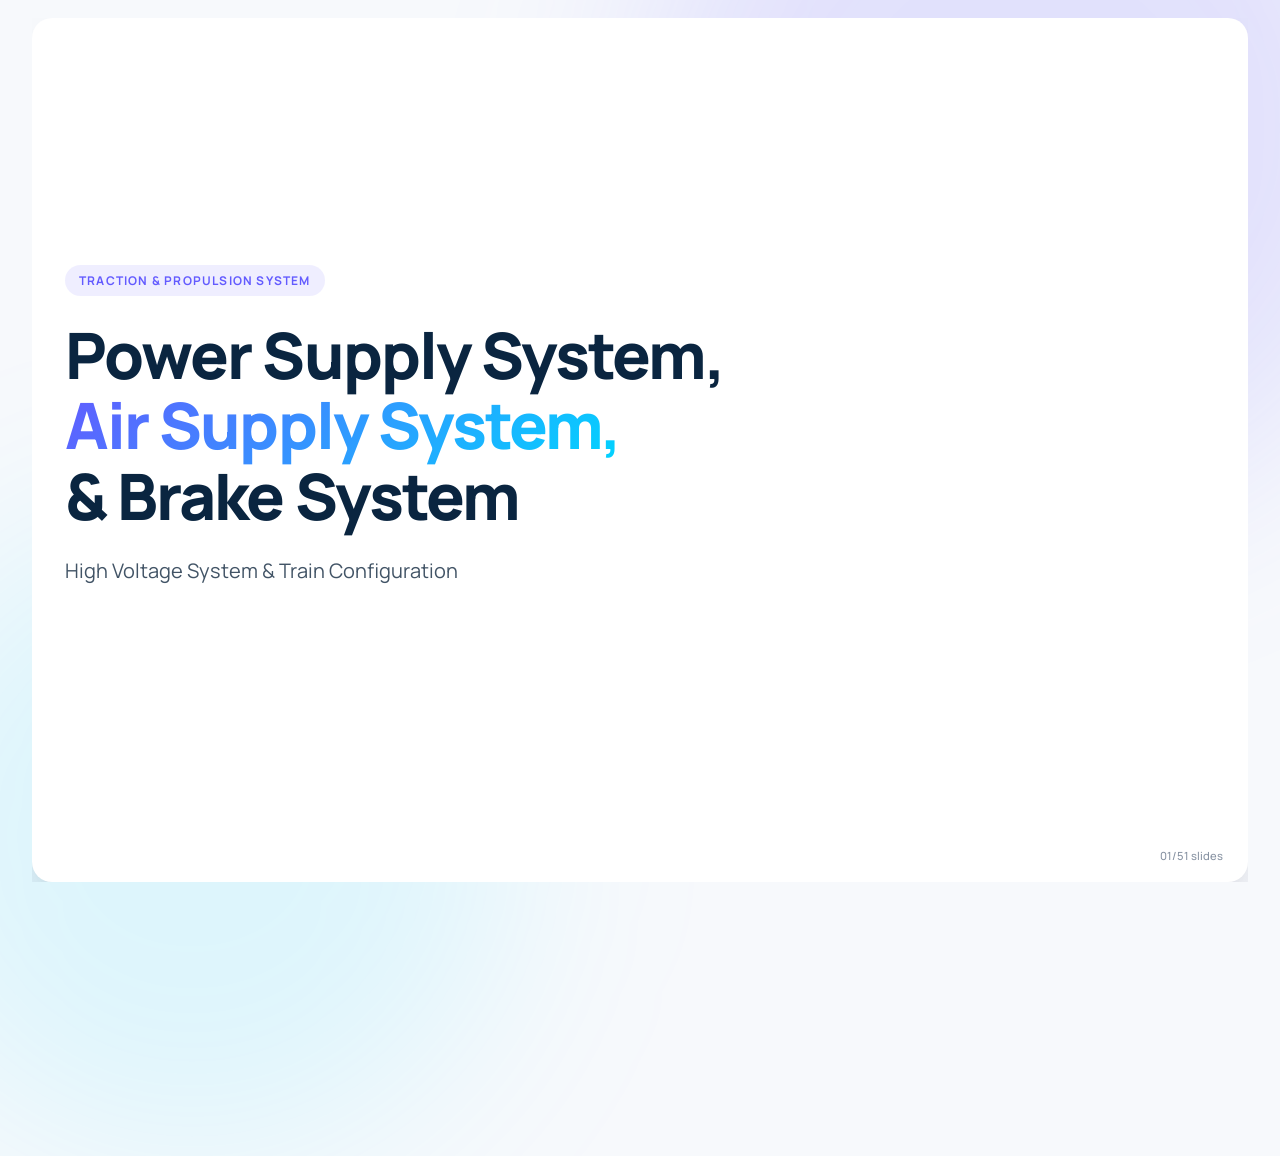
<file: index.html>
<!DOCTYPE html>
<html lang="en">
<head>
    <meta charset="UTF-8">
    <meta name="viewport" content="width=device-width, initial-scale=1.0">
    <title>Power Supply System & Brake System Deck</title>
    <link rel="stylesheet" href="style.css">
    <link href="https://fonts.googleapis.com/css2?family=Manrope:wght@300;400;500;600;700;800&display=swap" rel="stylesheet">
</head>
<body>

    <!-- Cursor Highlight Overlay -->
    <div class="cursor-halo" id="cursor-halo"></div>

    <!-- Background decorative elements -->
    <div class="bg-shape bg-shape-1"></div>
    <div class="bg-shape bg-shape-2"></div>

    <div class="app-wrapper">
        <main class="deck" id="deck">
            
<!-- Slide 1: Cover -->
<section class="slide active">
    <div class="slide-content cover-slide">
        <div class="badge">TRACTION & PROPULSION SYSTEM</div>
        <h1 class="hero-title">
            Power Supply System,<br>
            <span class="gradient-text">Air Supply System,</span><br>
            & Brake System
        </h1>
        <p class="hero-subtitle">High Voltage System & Train Configuration</p>
    </div>
</section>




<!-- Slide 2: OHE Specifications -->
            <section class="slide">
                <div class="slide-content split-layout">
                    <div class="split-text">
                        <h2 class="section-title">OHE (Overhead Equipment)  </h2>
                        <p class="section-subtitle">OHE (Overhead equipment) is also called OCS (overhead conductor system) or OLE (Overhead line equipment) or Catenary etc. OCS may further be divided in flexible (FOCS) or rigid (ROCS). </p>
                        
                      
                           
                        </ul>
                    </div>
                    
                    <!-- Right Side Image Container -->
                    <div class="split-visual" style="display: flex; align-items: center; justify-content: center;">
                        <img src="assets/2a.jpg" 
                             alt="OHE Equipment Spec" 
                             style="max-width: 100%; border-radius: 12px; box-shadow: 0 8px 32px rgba(0,0,0,0.15); cursor: zoom-in;" 
                             onclick="openZoom()">
                    </div>
                </div>

                <!-- Fullscreen Zoom Overlay -->
                <div id="zoom-overlay-2" style="display: none; position: fixed; top: 0; left: 0; width: 100vw; height: 100vh; background: rgba(0,0,0,0.95); z-index: 9999; flex-direction: column;">
                    
                    <!-- Image Container (Takes up space above the nav bar) -->
                    <div style="flex-grow: 1; width: 100vw; display: flex; align-items: center; justify-content: center; overflow: auto; padding-top: 20px;">
                        <img id="zoomed-img-2" src="assets/2a.jpg" alt="Zoomed Spec" style="max-height: 100%; max-width: 100%; object-fit: contain; transform: scale(1); transition: transform 0.25s ease; transform-origin: center center;">
                    </div>

                    <!-- Transparent Navigation Bar (Completely outside image frame) -->
                    <div style="width: 100%; height: 80px; display: flex; align-items: center; justify-content: center; gap: 20px; background: transparent;">
                        <button onclick="adjustZoom(-0.25)" style="background: none; border: none; color: white; font-size: 32px; cursor: pointer; padding: 0 10px; line-height: 1; text-shadow: 0 2px 10px rgba(0,0,0,0.8);">−</button>
                        <span id="zoom-text" style="color: white; font-family: 'Manrope', sans-serif; font-size: 18px; font-weight: 600; min-width: 55px; text-align: center; text-shadow: 0 2px 10px rgba(0,0,0,0.8);">100%</span>
                        <button onclick="adjustZoom(0.25)" style="background: none; border: none; color: white; font-size: 30px; cursor: pointer; padding: 0 10px; line-height: 1; text-shadow: 0 2px 10px rgba(0,0,0,0.8);">+</button>
                        <div style="width: 2px; height: 24px; background: rgba(255,255,255,0.5); box-shadow: 0 2px 10px rgba(0,0,0,0.8); margin: 0 10px;"></div>
                        <button onclick="closeZoom()" style="background: none; border: none; color: white; font-family: 'Manrope', sans-serif; font-size: 18px; font-weight: 600; cursor: pointer; padding: 0 10px; text-transform: uppercase; letter-spacing: 1px; text-shadow: 0 2px 10px rgba(0,0,0,0.8);">Close</button>
                    </div>
                </div>

                <!-- Zoom Logic Script -->
                <script>
                    let currentZoom = 1;
                    
                    function openZoom() {
                        document.getElementById('zoom-overlay-2').style.display = 'flex';
                        currentZoom = 1;
                        updateZoomDisplay();
                    }
                    
                    function closeZoom() {
                        document.getElementById('zoom-overlay-2').style.display = 'none';
                    }
                    
                    function adjustZoom(amount) {
                        currentZoom += amount;
                        if (currentZoom < 0.5) currentZoom = 0.5; // Limits zoom out to 50%
                        if (currentZoom > 4) currentZoom = 4;     // Limits zoom in to 400%
                        updateZoomDisplay();
                    }
                    
                    function updateZoomDisplay() {
                        document.getElementById('zoomed-img-2').style.transform = `scale(${currentZoom})`;
                        document.getElementById('zoom-text').innerText = Math.round(currentZoom * 100) + '%';
                    }
                </script>
            </section>












<!-- Slide 4: Assembly Components -->
            <section class="slide">
                <div class="slide-content">
                    <div class="badge">OHE STRUCTURAL ELEMENTS </div>
                    <h2 class="section-title">Assembly Components </h2>
                    <ul class="feature-list">
                        <li>
                            <strong>Stay Tube </strong>
                            <span>Comprises of a dia 38 mm tube and an adjuster to keep the bracket tube in position, insulated by a stay arm insulator. </span>
                        </li>
                        <li>
                            <strong>Bracket tube </strong>
                            <span>Comprises of a dia 49 mm tube. Catenary is supported from this member by the catenary suspension bracket and clamp. </span>
                        </li>
                        <li>
                            <strong>Register Arm </strong>
                            <span>Comprises of a dia 38 mm tube to register the contact wire in the desired position with the help of the Steady arm. </span>
                        </li>
                        <li>
                            <strong>STEADY ARM ASSEMBLY </strong>
                            <span>Made of Al alloy to register the contact wire to the required stagger and take the push up; it is always in tension. </span>
                        </li>
                    </ul>
                </div>
            </section>





















           <!-- Slide 2: OHE Specifications -->
            <section class="slide">
                <div class="slide-content">
                    <h2 class="section-title">OHE (Overhead Equipment) Specifications </h2>
                    
                    
                    <!-- Modified container to stack cards vertically -->
                    <div class="cards-layout" style="display: flex; flex-direction: column; gap: 1.5rem;">
                        
                        <!-- Professional horizontal card with bullet points -->
                        <div class="glass-card" style="text-align: left; padding: 1.5rem; width: 100%; box-sizing: border-box;">
                            <h3 style="margin-top: 0; margin-bottom: 0.75rem;">Messenger Wire/Catenary wire </h3>
                            <ul style="margin: 0; padding-left: 1.5rem;">
                                <li>Made of copper cadmium alloy of 19 strands each of 2.10 mm diameter, representing a total cross section of about 65 mm2. </li>
                            </ul>
                        </div>

                        <div class="glass-card" style="text-align: left; padding: 1.5rem; width: 100%; box-sizing: border-box;">
                            <h3 style="margin-top: 0; margin-bottom: 0.75rem;">Contact Wire </h3>
                            <ul style="margin: 0; padding-left: 1.5rem;">
                                <li>Hard drawn grooved copper contact wire with flat bottom of 150 mm2 cross-section. </li>
                            </ul>
                        </div>

                        <div class="glass-card" style="text-align: left; padding: 1.5rem; width: 100%; box-sizing: border-box;">
                            <h3 style="margin-top: 0; margin-bottom: 0.75rem;">Clearance & Connections </h3>
                            <ul style="margin: 0; padding-left: 1.5rem;">
                                <li style="margin-bottom: 0.5rem;">The minimum height of contact wire at support is 5.00m for regulated OHE & 5.20m for depots and inspection pits. </li>
                                <li>The single-phase AC 25KV high voltage connects to the primary winding of the main transformer through the VCB via the pantograph. </li>
                            </ul>
                        </div>

                    </div>
                </div>
            </section>

            <!-- Slide 3: RETURN CONDUCTOR & OPC -->
            <section class="slide">
                <div class="slide-content">
                    <h2 class="section-title">RETURN CONDUCTOR & OPC </h2>
                    <p class="section-subtitle">Conductor systems and induction minimization mechanisms. </p>
                    
                    <div class="cards-layout" style="display: flex; flex-direction: column; gap: 1.5rem;">
                        
                        <div class="glass-card" style="text-align: left; padding: 1.5rem; width: 100%; box-sizing: border-box;">
                            <h3 style="margin-top: 0; margin-bottom: 0.75rem;">RETURN CONDUCTOR </h3>
                            <ul style="margin: 0; padding-left: 1.5rem;">
                                <li>All aluminium conductor consisting of 19 strands each of 3.99 mm diameter, with a nominal cross section of 233 sq.mm. </li>
                            </ul>
                        </div>

                        <div class="glass-card" style="text-align: left; padding: 1.5rem; width: 100%; box-sizing: border-box;">
                           
                            <ul style="margin: 0; padding-left: 1.5rem;">
                                <li>To minimize Electro magnetic induction on nearby telecom utilities, the BT/RC system is used. </li>
                            </ul>
                        </div>

                        <div class="glass-card" style="text-align: left; padding: 1.5rem; width: 100%; box-sizing: border-box;">
                            <h3 style="margin-top: 0; margin-bottom: 0.75rem;">OPC </h3>
                            <ul style="margin: 0; padding-left: 1.5rem;">
                                <li>An ACSR conductor, consisting of 7 Steel wires and 12 Aluminium wires (each 2.5mm diameter), with a nominal cross section of 93.3 Sq.mm. </li>
                            </ul>
                        </div>

                    </div>
                </div>
            </section>












<!-- Slide: Section Cover - Power Supply System -->
<section class="slide" style="background-color: #ffffff;">
    <div class="slide-content" style="display: flex; flex-direction: column; justify-content: center; align-items: center; height: 100vh; text-align: center; padding: 0 20px;">
        
        <!-- Premium Dark Card Container -->
        <div style="position: relative; background: linear-gradient(145deg, #0f172a 0%, #1e293b 100%); padding: 5rem 7rem; border-radius: 24px; box-shadow: 0 25px 50px -12px rgba(0, 0, 0, 0.25); border: 1px solid #1e3a5f; max-width: 900px; width: 100%; overflow: hidden; z-index: 1;">
            
            <!-- Decorative Ambient Glow (Top Left) - Aqua -->
            <div style="position: absolute; top: -50px; left: -50px; width: 250px; height: 250px; background: #00FFFF; filter: blur(120px); opacity: 0.25; z-index: -1;"></div>
            
            <!-- Decorative Ambient Glow (Bottom Right) - Deep Cyan -->
            <div style="position: absolute; bottom: -50px; right: -50px; width: 250px; height: 250px; background: #00BFFF; filter: blur(120px); opacity: 0.20; z-index: -1;"></div>

            <!-- Badge -->
            <div style="display: inline-block; background: rgba(0, 255, 255, 0.15); border: 1px solid rgba(0, 255, 255, 0.4); color: #00FFFF; padding: 8px 24px; border-radius: 50px; font-size: 1rem; font-weight: 700; letter-spacing: 2px; margin-bottom: 2rem; text-transform: uppercase; box-shadow: 0 4px 15px rgba(0, 255, 255, 0.1);">
                System Module
            </div>
            
            <!-- Main Title -->
            <h1 class="section-title" style="font-size: 4.8rem; margin: 0; color: #ffffff; letter-spacing: 2px; font-weight: 800; text-shadow: 0 4px 20px rgba(0, 255, 255, 0.3);">
                Train Power Supply System
            </h1>
            
            <!-- Decorative Divider (Aqua Gradient) -->
            <div style="display: flex; justify-content: center; align-items: center; gap: 15px; margin: 2.5rem 0;">
                <div style="height: 2px; width: 60px; background: linear-gradient(90deg, transparent, #00FFFF);"></div>
                <div style="width: 8px; height: 8px; background-color: #00FFFF; border-radius: 50%; box-shadow: 0 0 12px #00FFFF;"></div>
                <div style="height: 2px; width: 60px; background: linear-gradient(270deg, transparent, #00FFFF);"></div>
            </div>
            
            <!-- Subtitle -->
            <h2 class="section-subtitle" style="font-size: 2.2rem; margin: 0; color: #e2e8f0; letter-spacing: 1px; font-weight: 400;">
                Overview & Categorization
            </h2>
        </div>
        
    </div>
</section>















            <!-- Slide: Power Supply System Overview -->
            <section class="slide">
                <div class="slide-content split-layout">
                    <div class="split-text">
                        <h2 class="section-title">Power Supply System Overview</h2>
                        <p class="section-subtitle">4 secondary windings of MTr are connected to 4 Converter circuits, and 1 tertiary winding of MTr is connected to SIV.</p>
                        
                        <ul class="feature-list">
                            <li>
                                <strong>Current Collection System</strong>
                                <span>Responsible for safely collecting 25KV electrical energy from OHE & transmitting it to other systems.</span>
                            </li>
                            <li>
                                <strong>Propulsion System</strong>
                                <span>Responsible for generating VVVF (Variable Voltage Variable Frequency) for controlling Train Speed.</span>
                            </li>
                            <li>
                                <strong>Auxiliary Power System</strong>
                                <span>Responsible for generating different power supplies for Auxiliary loads of the train.</span>
                            </li>
                        </ul>
                    </div>
                    
                    <!-- Right Side Image Container -->
                    <div class="split-visual" style="display: flex; align-items: center; justify-content: center;">
                        <img src="assets/4a.jpg" 
                             alt="Power Supply System Overview" 
                             style="max-width: 100%; border-radius: 12px; box-shadow: 0 8px 32px rgba(0,0,0,0.15); cursor: zoom-in;" 
                             onclick="openZoom5()">
                    </div>
                </div>

                <!-- Fullscreen Zoom Overlay for Slide 5 -->
                <div id="zoom-overlay-5" style="display: none; position: fixed; top: 0; left: 0; width: 100vw; height: 100vh; background: rgba(0,0,0,0.95); z-index: 9999; flex-direction: column;">
                    
                    <!-- Image Container -->
                    <div style="flex-grow: 1; width: 100vw; display: flex; align-items: center; justify-content: center; overflow: auto; padding-top: 20px;">
                        <img id="zoomed-img-5" src="assets/4a.jpg" alt="Power Supply Zoomed" style="max-height: 100%; max-width: 100%; object-fit: contain; transform: scale(1); transition: transform 0.25s ease; transform-origin: center center;">
                    </div>

                    <!-- Transparent Navigation Bar -->
                    <div style="width: 100%; height: 80px; display: flex; align-items: center; justify-content: center; gap: 20px; background: transparent;">
                        <button onclick="adjustZoom5(-0.25)" style="background: none; border: none; color: white; font-size: 32px; cursor: pointer; padding: 0 10px; line-height: 1; text-shadow: 0 2px 10px rgba(0,0,0,0.8);">−</button>
                        <span id="zoom-text-5" style="color: white; font-family: 'Manrope', sans-serif; font-size: 18px; font-weight: 600; min-width: 55px; text-align: center; text-shadow: 0 2px 10px rgba(0,0,0,0.8);">100%</span>
                        <button onclick="adjustZoom5(0.25)" style="background: none; border: none; color: white; font-size: 30px; cursor: pointer; padding: 0 10px; line-height: 1; text-shadow: 0 2px 10px rgba(0,0,0,0.8);">+</button>
                        <div style="width: 2px; height: 24px; background: rgba(255,255,255,0.5); box-shadow: 0 2px 10px rgba(0,0,0,0.8); margin: 0 10px;"></div>
                        <button onclick="closeZoom5()" style="background: none; border: none; color: white; font-family: 'Manrope', sans-serif; font-size: 18px; font-weight: 600; cursor: pointer; padding: 0 10px; text-transform: uppercase; letter-spacing: 1px; text-shadow: 0 2px 10px rgba(0,0,0,0.8);">Close</button>
                    </div>
                </div>

                <!-- Zoom Logic Script -->
                <script>
                    let currentZoom5 = 1;
                    
                    function openZoom5() {
                        document.getElementById('zoom-overlay-5').style.display = 'flex';
                        currentZoom5 = 1;
                        updateZoomDisplay5();
                    }
                    
                    function closeZoom5() {
                        document.getElementById('zoom-overlay-5').style.display = 'none';
                    }
                    
                    function adjustZoom5(amount) {
                        currentZoom5 += amount;
                        if (currentZoom5 < 0.5) currentZoom5 = 0.5;
                        if (currentZoom5 > 4) currentZoom5 = 4;
                        updateZoomDisplay5();
                    }
                    
                    function updateZoomDisplay5() {
                        document.getElementById('zoomed-img-5').style.transform = `scale(${currentZoom5})`;
                        document.getElementById('zoom-text-5').innerText = Math.round(currentZoom5 * 100) + '%';
                    }
                </script>
            </section>

            <!-- Slide: Full Page Image -->
            <section class="slide" style="padding: 0;">
                <div class="slide-content" style="max-width: 100%; height: 100%; margin: 0; padding: 0; display: flex; justify-content: center; align-items: center;">
                    <img src="assets/ps.jpg" 
                         alt="Full Page Diagram" 
                         style="width: 100%; height: 100%; object-fit: contain;">
                </div>
            </section>
















           <!-- Slide 6: Current Collection System -->
            <section class="slide">
                <div class="slide-content" style="max-width: 1000px; margin: 0; padding-left: 5vw; padding-top: 1rem; padding-bottom: 1rem; text-align: left;">
                    <div class="badge" style="margin-bottom: 0.3rem;">SYSTEM ARCHITECTURE </div>
                    <h2 class="section-title" style="font-size: 2.2rem; margin-bottom: 0.3rem;">Current Collection System </h2>
                    <p class="section-subtitle" style="font-size: 1.15rem; margin-bottom: 0.8rem; max-width: 800px;">This system deals with the power supply coming from the overhead Catenary to the return current and grounding system in the train. </p>
                    
                    <h3 style="margin-top: 0.5rem; margin-bottom: 0.5rem; font-size: 1.1rem; font-weight: 600; text-transform: uppercase; letter-spacing: 1px; color: rgba(255,255,255,0.8);">Key Equipments</h3>
                    
                    <!-- Vertical Stacked List with Left Alignment and Larger Font -->
                    <ul style="display: flex; flex-direction: column; gap: 0.4rem; list-style: none; padding: 0; margin: 0; max-width: 800px;">
                        <li style="background: rgba(255, 255, 255, 0.05); padding: 0.6rem 1.2rem; border-radius: 6px; border-left: 4px solid #3b82f6; font-weight: 500; font-size: 1.1rem;">Pantograph</li>
                        <li style="background: rgba(255, 255, 255, 0.05); padding: 0.6rem 1.2rem; border-radius: 6px; border-left: 4px solid #3b82f6; font-weight: 500; font-size: 1.1rem;">Potential transformer [PT]</li>
                        <li style="background: rgba(255, 255, 255, 0.05); padding: 0.6rem 1.2rem; border-radius: 6px; border-left: 4px solid #3b82f6; font-weight: 500; font-size: 1.1rem;">Vacuum circuit breaker [VCB]</li>
                        <li style="background: rgba(255, 255, 255, 0.05); padding: 0.6rem 1.2rem; border-radius: 6px; border-left: 4px solid #3b82f6; font-weight: 500; font-size: 1.1rem;">Emergency ground switch [EGS]</li>
                        <li style="background: rgba(255, 255, 255, 0.05); padding: 0.6rem 1.2rem; border-radius: 6px; border-left: 4px solid #3b82f6; font-weight: 500; font-size: 1.1rem;">Lightning arrester [LA]</li>
                        <li style="background: rgba(255, 255, 255, 0.05); padding: 0.6rem 1.2rem; border-radius: 6px; border-left: 4px solid #3b82f6; font-weight: 500; font-size: 1.1rem;">Current transformer [CT]</li>
                        <li style="background: rgba(255, 255, 255, 0.05); padding: 0.6rem 1.2rem; border-radius: 6px; border-left: 4px solid #3b82f6; font-weight: 500; font-size: 1.1rem;">Main transformer [MT]</li>
                    </ul>
                </div>
            </section>














            <!-- Slide 7: Pantograph Assembly -->
            <section class="slide">
                <div class="slide-content split-layout">
                    <div class="split-text">
                        <div class="badge">CURRENT COLLECTION </div>
                        <h2 class="section-title">Pantograph Assembly </h2>
                        <p class="section-subtitle">The pantograph collects current from the over head Catenary system (OHE). It is securely mounted on the roof of T car. </p>
                        
                        <ul class="feature-list">
                            <li>
                                <strong>Type </strong>
                                <span>It is a single arm direct air operated type, with two metalized carbon strip pan heads. </span>
                            </li>
                            <li>
                                <strong>Mechanical Structure </strong>
                                <span>Includes Frame, Hinged system (Lower/Upper arm, rods), Balancing system, Collector head, and Pneumatic control unit. </span>
                            </li>
                        </ul>
                    </div>
                    
                    <!-- Right Side Image Container -->
                    <div class="split-visual" style="display: flex; align-items: center; justify-content: center;">
                        <img src="assets/pa.jpg" 
                             alt="Pantograph Assembly" 
                             style="max-width: 100%; border-radius: 12px; box-shadow: 0 8px 32px rgba(0,0,0,0.15); cursor: zoom-in;" 
                             onclick="openZoom7()">
                    </div>
                </div>

                <!-- Fullscreen Zoom Overlay for Slide 7 -->
                <div id="zoom-overlay-7" style="display: none; position: fixed; top: 0; left: 0; width: 100vw; height: 100vh; background: rgba(0,0,0,0.95); z-index: 9999; flex-direction: column;">
                    
                    <!-- Image Container -->
                    <div style="flex-grow: 1; width: 100vw; display: flex; align-items: center; justify-content: center; overflow: auto; padding-top: 20px;">
                        <img id="zoomed-img-7" src="assets/pa.jpg" alt="Pantograph Zoomed" style="max-height: 100%; max-width: 100%; object-fit: contain; transform: scale(1); transition: transform 0.25s ease; transform-origin: center center;">
                    </div>

                    <!-- Transparent Navigation Bar -->
                    <div style="width: 100%; height: 80px; display: flex; align-items: center; justify-content: center; gap: 20px; background: transparent;">
                        <button onclick="adjustZoom7(-0.25)" style="background: none; border: none; color: white; font-size: 32px; cursor: pointer; padding: 0 10px; line-height: 1; text-shadow: 0 2px 10px rgba(0,0,0,0.8);">−</button>
                        <span id="zoom-text-7" style="color: white; font-family: 'Manrope', sans-serif; font-size: 18px; font-weight: 600; min-width: 55px; text-align: center; text-shadow: 0 2px 10px rgba(0,0,0,0.8);">100%</span>
                        <button onclick="adjustZoom7(0.25)" style="background: none; border: none; color: white; font-size: 30px; cursor: pointer; padding: 0 10px; line-height: 1; text-shadow: 0 2px 10px rgba(0,0,0,0.8);">+</button>
                        <div style="width: 2px; height: 24px; background: rgba(255,255,255,0.5); box-shadow: 0 2px 10px rgba(0,0,0,0.8); margin: 0 10px;"></div>
                        <button onclick="closeZoom7()" style="background: none; border: none; color: white; font-family: 'Manrope', sans-serif; font-size: 18px; font-weight: 600; cursor: pointer; padding: 0 10px; text-transform: uppercase; letter-spacing: 1px; text-shadow: 0 2px 10px rgba(0,0,0,0.8);">Close</button>
                    </div>
                </div>

                <!-- Zoom Logic Script for Slide 7 -->
                <script>
                    let currentZoom7 = 1;
                    
                    function openZoom7() {
                        document.getElementById('zoom-overlay-7').style.display = 'flex';
                        currentZoom7 = 1;
                        updateZoomDisplay7();
                    }
                    
                    function closeZoom7() {
                        document.getElementById('zoom-overlay-7').style.display = 'none';
                    }
                    
                    function adjustZoom7(amount) {
                        currentZoom7 += amount;
                        if (currentZoom7 < 0.5) currentZoom7 = 0.5;
                        if (currentZoom7 > 4) currentZoom7 = 4;
                        updateZoomDisplay7();
                    }
                    
                    function updateZoomDisplay7() {
                        document.getElementById('zoomed-img-7').style.transform = `scale(${currentZoom7})`;
                        document.getElementById('zoom-text-7').innerText = Math.round(currentZoom7 * 100) + '%';
                    }
                </script>
            </section>















            <!-- Slide: Potential Transformer [PT] -->
            <section class="slide">
                <div class="slide-content split-layout">
                    <div class="split-text">
                        <div class="badge">MEASUREMENT SYSTEM </div>
                        <h2 class="section-title">Potential Transformer [PT] </h2>
                        <p class="section-subtitle">A critical measuring component utilized for high-voltage monitoring. </p>
                        <ul class="feature-list">
                            <li>
                                <strong>Function & Voltage Step-Down </strong>
                                <span>Used to step down and accurately measure the high-voltage 25 kV Catenary line down to a safe secondary voltage of 92 V. </span>
                            </li>
                        </ul>
                    </div>
                    <div class="split-visual" style="display: flex; align-items: center; justify-content: center;">
                        <img src="assets/pt.jpg" alt="Potential Transformer" style="max-width: 100%; border-radius: 12px; box-shadow: 0 8px 32px rgba(0,0,0,0.15); cursor: zoom-in;" onclick="openZoomPT()">
                    </div>
                </div>

                <div id="zoom-overlay-pt" style="display: none; position: fixed; top: 0; left: 0; width: 100vw; height: 100vh; background: rgba(0,0,0,0.95); z-index: 9999; flex-direction: column;">
                    <div style="flex-grow: 1; width: 100vw; display: flex; align-items: center; justify-content: center; overflow: auto; padding-top: 20px;">
                        <img id="zoomed-img-pt" src="assets/pt.jpg" alt="PT Zoomed" style="max-height: 100%; max-width: 100%; object-fit: contain; transform: scale(1); transition: transform 0.25s ease;">
                    </div>
                    <div style="width: 100%; height: 80px; display: flex; align-items: center; justify-content: center; gap: 20px; background: transparent;">
                        <button onclick="adjustZoomPT(-0.25)" style="background: none; border: none; color: white; font-size: 32px; cursor: pointer;">−</button>
                        <span id="zoom-text-pt" style="color: white; font-family: 'Manrope', sans-serif; font-size: 18px; font-weight: 600; min-width: 55px; text-align: center;">100%</span>
                        <button onclick="adjustZoomPT(0.25)" style="background: none; border: none; color: white; font-size: 30px; cursor: pointer;">+</button>
                        <div style="width: 2px; height: 24px; background: rgba(255,255,255,0.5);"></div>
                        <button onclick="closeZoomPT()" style="background: none; border: none; color: white; font-family: 'Manrope', sans-serif; font-size: 18px; font-weight: 600; cursor: pointer; text-transform: uppercase;">Close</button>
                    </div>
                </div>
                <script>
                    let zoomPT = 1;
                    function openZoomPT() { document.getElementById('zoom-overlay-pt').style.display = 'flex'; zoomPT = 1; updateZoomPT(); }
                    function closeZoomPT() { document.getElementById('zoom-overlay-pt').style.display = 'none'; }
                    function adjustZoomPT(amt) { zoomPT = Math.max(0.5, Math.min(4, zoomPT + amt)); updateZoomPT(); }
                    function updateZoomPT() {
                        document.getElementById('zoomed-img-pt').style.transform = `scale(${zoomPT})`;
                        document.getElementById('zoom-text-pt').innerText = Math.round(zoomPT * 100) + '%';
                    }
                </script>
            </section>












<!-- Slide: Vacuum Circuit Breaker [VCB] -->
            <section class="slide">
                <div class="slide-content split-layout">
                    <div class="split-text">
                        <div class="badge">PROTECTION & ISOLATION</div>
                        <h2 class="section-title">Vacuum Circuit Breaker [VCB]</h2>
                        <p class="section-subtitle">High-speed switching element for circuit protection.</p>
                        <ul class="feature-list">
                            <li>
                                <strong>Operational Role</strong>
                                <span>A single pole, bi-directional high-speed AC circuit breaker used to isolate or connect the 25 kV line to train equipment.</span>
                            </li>
                        </ul>
                    </div>
                    <!-- Reduced display size by changing max-width and adding a smaller constraint -->
                    <div class="split-visual" style="display: flex; align-items: center; justify-content: center;">
                        <img src="assets/vcb.jpg" alt="VCB" style="max-width: 70%; max-height: 500px; border-radius: 12px; box-shadow: 0 8px 32px rgba(0,0,0,0.15); cursor: zoom-in;" onclick="openZoomVCB()">
                    </div>
                </div>

                <div id="zoom-overlay-vcb" style="display: none; position: fixed; top: 0; left: 0; width: 100vw; height: 100vh; background: rgba(0,0,0,0.95); z-index: 9999; flex-direction: column;">
                    <div style="flex-grow: 1; width: 100vw; display: flex; align-items: center; justify-content: center; overflow: auto; padding-top: 20px;">
                        <img id="zoomed-img-vcb" src="assets/vcb.jpg" alt="VCB Zoomed" style="max-height: 100%; max-width: 100%; object-fit: contain; transform: scale(1); transition: transform 0.25s ease;">
                    </div>
                    <div style="width: 50%; height: 80px; display: flex; align-items: center; justify-content: center; gap: 20px; background: transparent;">
                        <button onclick="adjustZoomVCB(-0.25)" style="background: none; border: none; color: white; font-size: 32px; cursor: pointer;">−</button>
                        <span id="zoom-text-vcb" style="color: white; font-family: 'Manrope', sans-serif; font-size: 18px; font-weight: 600; min-width: 55px; text-align: center;">100%</span>
                        <button onclick="adjustZoomVCB(0.25)" style="background: none; border: none; color: white; font-size: 30px; cursor: pointer;">+</button>
                        <div style="width: 2px; height: 24px; background: rgba(255,255,255,0.5);"></div>
                        <button onclick="closeZoomVCB()" style="background: none; border: none; color: white; font-family: 'Manrope', sans-serif; font-size: 18px; font-weight: 600; cursor: pointer; text-transform: uppercase;">Close</button>
                    </div>
                </div>
                <script>
                    let zoomVCB = 1;
                    function openZoomVCB() { document.getElementById('zoom-overlay-vcb').style.display = 'flex'; zoomVCB = 1; updateZoomVCB(); }
                    function closeZoomVCB() { document.getElementById('zoom-overlay-vcb').style.display = 'none'; }
                    function adjustZoomVCB(amt) { zoomVCB = Math.max(0.5, Math.min(4, zoomVCB + amt)); updateZoomVCB(); }
                    function updateZoomVCB() {
                        document.getElementById('zoomed-img-vcb').style.transform = `scale(${zoomVCB})`;
                        document.getElementById('zoom-text-vcb').innerText = Math.round(zoomVCB * 100) + '%';
                    }
                </script>
            </section>











            <!-- Slide: Emergency Ground Switch [EGS] -->
            <section class="slide">
                <div class="slide-content split-layout">
                    <div class="split-text">
                        <div class="badge">SAFETY & MAINTENANCE </div>
                        <h2 class="section-title">Emergency Ground Switch [EGS] </h2>
                        <p class="section-subtitle">Manual high-voltage grounding for maintenance safety. </p>
                        <ul class="feature-list">
                            <li>
                                <strong>Purpose & Operation </strong>
                                <span>A manually operated High Voltage switch used for earthing the roof equipment and the Main Transformer primary winding. </span>
                            </li>
                            <li>
                                <strong>Safety Protocol </strong>
                                <span>For maintenance personnel safety, the VCB can be safely earthed at both ends by manual operation of the earthing switch. </span>
                            </li>
                        </ul>
                    </div>
                    <div class="split-visual" style="display: flex; align-items: center; justify-content: center;">
                        <img src="assets/egs.jpg" alt="EGS" style="max-width: 100%; border-radius: 12px; box-shadow: 0 8px 32px rgba(0,0,0,0.15); cursor: zoom-in;" onclick="openZoomEGS()">
                    </div>
                </div>

                <div id="zoom-overlay-egs" style="display: none; position: fixed; top: 0; left: 0; width: 100vw; height: 100vh; background: rgba(0,0,0,0.95); z-index: 9999; flex-direction: column;">
                    <div style="flex-grow: 1; width: 100vw; display: flex; align-items: center; justify-content: center; overflow: auto; padding-top: 20px;">
                        <img id="zoomed-img-egs" src="assets/egs.jpg" alt="EGS Zoomed" style="max-height: 200%; max-width: 200%; object-fit: contain; transform: scale(1); transition: transform 0.25s ease;">
                    </div>
                    <div style="width: 100%; height: 400px; display: flex; align-items: center; justify-content: center; gap: 20px; background: transparent;">
                        <button onclick="adjustZoomEGS(-0.25)" style="background: none; border: none; color: white; font-size: 32px; cursor: pointer;">−</button>
                        <span id="zoom-text-egs" style="color: white; font-family: 'Manrope', sans-serif; font-size: 18px; font-weight: 600; min-width: 55px; text-align: center;">100%</span>
                        <button onclick="adjustZoomEGS(0.25)" style="background: none; border: none; color: white; font-size: 30px; cursor: pointer;">+</button>
                        <div style="width: 2px; height: 24px; background: rgba(255,255,255,0.5);"></div>
                        <button onclick="closeZoomEGS()" style="background: none; border: none; color: white; font-family: 'Manrope', sans-serif; font-size: 18px; font-weight: 600; cursor: pointer; text-transform: uppercase;">Close</button>
                    </div>
                </div>
                <script>
                    let zoomEGS = 1;
                    function openZoomEGS() { document.getElementById('zoom-overlay-egs').style.display = 'flex'; zoomEGS = 1; updateZoomEGS(); }
                    function closeZoomEGS() { document.getElementById('zoom-overlay-egs').style.display = 'none'; }
                    function adjustZoomEGS(amt) { zoomEGS = Math.max(0.5, Math.min(4, zoomEGS + amt)); updateZoomEGS(); }
                    function updateZoomEGS() {
                        document.getElementById('zoomed-img-egs').style.transform = `scale(${zoomEGS})`;
                        document.getElementById('zoom-text-egs').innerText = Math.round(zoomEGS * 100) + '%';
                    }
                </script>
            </section>










<!-- Slide: Lightning Arrester [LA] -->
            <section class="slide">
                <div class="slide-content split-layout">
                    <div class="split-text">
                        <div class="badge">EQUIPMENT PROTECTION</div>
                        <h2 class="section-title">Lightning Arrester [LA]</h2>
                        <p class="section-subtitle">Surge protection for high-tension systems.</p>
                        <ul class="feature-list">
                            <li>
                                <strong>Surge Suppression</strong>
                                <span>Protects High Tension Equipment from excessive High Voltage transients due to lightning strikes or internal switching surges (connected on both sides of VCB).</span>
                            </li>
                        </ul>
                    </div>
                    
                    <!-- Direct Explicit Sizing Approach: Change the height value (e.g., 450px) to manually scale the image size up or down -->
                    <div class="split-visual" style="display: flex; align-items: center; justify-content: center;">
                        <img src="assets/la.jpg" alt="Lightning Arrester" style="height: 450px; width: auto; max-width: 100%; object-fit: contain; border-radius: 12px; box-shadow: 0 8px 32px rgba(0,0,0,0.15); cursor: zoom-in;" onclick="openZoomLA()">
                    </div>
                </div>

                <div id="zoom-overlay-la" style="display: none; position: fixed; top: 0; left: 0; width: 100vw; height: 100vh; background: rgba(0,0,0,0.95); z-index: 9999; flex-direction: column;">
                    <div style="flex-grow: 1; width: 100vw; display: flex; align-items: center; justify-content: center; overflow: auto; padding-top: 20px;">
                        <img id="zoomed-img-la" src="assets/la.jpg" alt="LA Zoomed" style="max-height: 100%; max-width: 100%; object-fit: contain; transform: scale(1); transition: transform 0.25s ease;">
                    </div>
                    <div style="width: 100%; height: 80px; display: flex; align-items: center; justify-content: center; gap: 20px; background: transparent;">
                        <button onclick="adjustZoomLA(-0.25)" style="background: none; border: none; color: white; font-size: 32px; cursor: pointer;">−</button>
                        <span id="zoom-text-la" style="color: white; font-family: 'Manrope', sans-serif; font-size: 18px; font-weight: 600; min-width: 55px; text-align: center;">100%</span>
                        <button onclick="adjustZoomLA(0.25)" style="background: none; border: none; color: white; font-size: 30px; cursor: pointer;">+</button>
                        <div style="width: 2px; height: 24px; background: rgba(255,255,255,0.5);"></div>
                        <button onclick="closeZoomLA()" style="background: none; border: none; color: white; font-family: 'Manrope', sans-serif; font-size: 18px; font-weight: 600; cursor: pointer; text-transform: uppercase;">Close</button>
                    </div>
                </div>
                <script>
                    let zoomLA = 1;
                    function openZoomLA() { document.getElementById('zoom-overlay-la').style.display = 'flex'; zoomLA = 1; updateZoomLA(); }
                    function closeZoomLA() { document.getElementById('zoom-overlay-la').style.display = 'none'; }
                    function adjustZoomLA(amt) { zoomLA = Math.max(0.5, Math.min(4, zoomLA + amt)); updateZoomLA(); }
                    function updateZoomLA() {
                        document.getElementById('zoomed-img-la').style.transform = `scale(${zoomLA})`;
                        document.getElementById('zoom-text-la').innerText = Math.round(zoomLA * 100) + '%';
                    }
                </script>
            </section>











  <!-- Slide: Current Transformer [CT] -->
            <section class="slide">
                <div class="slide-content split-layout">
                    <div class="split-text">
                        <div class="badge">PROTECTION & MEASUREMENT</div>
                        <h2 class="section-title">Current Transformer [CT]</h2>
                        <p class="section-subtitle">Primary current evaluation and fault protection.</p>
                        <ul class="feature-list">
                            <li>
                                <strong>Measurement & Protection</strong>
                                <span>Measures the primary current drawn by the Main Transformer, providing protection from overcurrent conditions (ACOCR).</span>
                            </li>
                        </ul>
                    </div>
                    <div class="split-visual" style="display: flex; align-items: center; justify-content: center;">
                        <img src="assets/ct.jpg" alt="Current Transformer" style="height: 300px; width: auto; max-width: 100%; object-fit: contain; border-radius: 12px; box-shadow: 0 8px 32px rgba(0,0,0,0.15); cursor: zoom-in;" onclick="openZoomCT()">
                    </div>
                </div>

                <div id="zoom-overlay-ct" style="display: none; position: fixed; top: 0; left: 0; width: 100vw; height: 100vh; background: rgba(0,0,0,0.95); z-index: 9999; flex-direction: column;">
                    <div style="flex-grow: 1; width: 100vw; display: flex; align-items: center; justify-content: center; overflow: auto; padding-top: 20px;">
                        <img id="zoomed-img-ct" src="assets/ct.jpg" alt="CT Zoomed" style="max-height: 80%; max-width: 100%; object-fit: contain; transform: scale(1); transition: transform 0.25s ease;">
                    </div>
                    <div style="width: 100%; height: 80px; display: flex; align-items: center; justify-content: center; gap: 20px; background: transparent;">
                        <button onclick="adjustZoomCT(-0.25)" style="background: none; border: none; color: white; font-size: 32px; cursor: pointer;">−</button>
                        <span id="zoom-text-ct" style="color: white; font-family: 'Manrope', sans-serif; font-size: 18px; font-weight: 600; min-width: 55px; text-align: center;">100%</span>
                        <button onclick="adjustZoomCT(0.25)" style="background: none; border: none; color: white; font-size: 30px; cursor: pointer;">+</button>
                        <div style="width: 2px; height: 24px; background: rgba(255,255,255,0.5);"></div>
                        <button onclick="closeZoomCT()" style="background: none; border: none; color: white; font-family: 'Manrope', sans-serif; font-size: 18px; font-weight: 600; cursor: pointer; text-transform: uppercase;">Close</button>
                    </div>
                </div>
                <script>
                    let zoomCT = 1;
                    function openZoomCT() { document.getElementById('zoom-overlay-ct').style.display = 'flex'; zoomCT = 1; updateZoomCT(); }
                    function closeZoomCT() { document.getElementById('zoom-overlay-ct').style.display = 'none'; }
                    function adjustZoomCT(amt) { zoomCT = Math.max(0.5, Math.min(4, zoomCT + amt)); updateZoomCT(); }
                    function updateZoomCT() {
                        document.getElementById('zoomed-img-ct').style.transform = `scale(${zoomCT})`;
                        document.getElementById('zoom-text-ct').innerText = Math.round(zoomCT * 100) + '%';
                    }
                </script>
            </section>






















            <!-- Slide: Main Transformer [MT] -->
            <section class="slide">
                <div class="slide-content split-layout">
                    <div class="split-text">
                        <div class="badge">POWER CONVERSION </div>
                        <h2 class="section-title">Main Transformer [MT] </h2>
                        <p class="section-subtitle">Supplies entire electrical power requirements for train operations, mounted in the underframe of T car .</p>
                        <ul class="feature-list">
                            <li>
                                <strong>Voltage Step-Down </strong>
                                <span>Steps down the 25 kV / 22.5 kV Catenary supply to power traction and auxiliary circuits. </span>
                            </li>
                            <li>
                                <strong>Traction & Auxiliary Output </strong>
                                <span>Provides 960 / 864V AC for traction and 373/336V AC for the Static Inverter (SIV). </span>
                            </li>
                        </ul>
                    </div>
                    <div class="split-visual" style="display: flex; align-items: center; justify-content: center;">
                        <img src="assets/mt.jpg" alt="Main Transformer" style="max-width: 100%; border-radius: 12px; box-shadow: 0 8px 32px rgba(0,0,0,0.15); cursor: zoom-in;" onclick="openZoomMT()">
                    </div>
                </div>

                <div id="zoom-overlay-mt" style="display: none; position: fixed; top: 0; left: 0; width: 100vw; height: 100vh; background: rgba(0,0,0,0.95); z-index: 9999; flex-direction: column;">
                    <div style="flex-grow: 1; width: 100vw; display: flex; align-items: center; justify-content: center; overflow: auto; padding-top: 20px;">
                        <img id="zoomed-img-mt" src="assets/mt.jpg" alt="MT Zoomed" style="max-height: 100%; max-width: 100%; object-fit: contain; transform: scale(1); transition: transform 0.25s ease;">
                    </div>
                    <div style="width: 100%; height: 80px; display: flex; align-items: center; justify-content: center; gap: 20px; background: transparent;">
                        <button onclick="adjustZoomMT(-0.25)" style="background: none; border: none; color: white; font-size: 32px; cursor: pointer;">−</button>
                        <span id="zoom-text-mt" style="color: white; font-family: 'Manrope', sans-serif; font-size: 18px; font-weight: 600; min-width: 55px; text-align: center;">100%</span>
                        <button onclick="adjustZoomMT(0.25)" style="background: none; border: none; color: white; font-size: 30px; cursor: pointer;">+</button>
                        <div style="width: 2px; height: 24px; background: rgba(255,255,255,0.5);"></div>
                        <button onclick="closeZoomMT()" style="background: none; border: none; color: white; font-family: 'Manrope', sans-serif; font-size: 18px; font-weight: 600; cursor: pointer; text-transform: uppercase;">Close</button>
                    </div>
                </div>
                <script>
                    let zoomMT = 1;
                    function openZoomMT() { document.getElementById('zoom-overlay-mt').style.display = 'flex'; zoomMT = 1; updateZoomMT(); }
                    function closeZoomMT() { document.getElementById('zoom-overlay-mt').style.display = 'none'; }
                    function adjustZoomMT(amt) { zoomMT = Math.max(0.5, Math.min(4, zoomMT + amt)); updateZoomMT(); }
                    function updateZoomMT() {
                        document.getElementById('zoomed-img-mt').style.transform = `scale(${zoomMT})`;
                        document.getElementById('zoom-text-mt').innerText = Math.round(zoomMT * 100) + '%';
                    }
                </script>
            </section>





<!-- Slide 12: Propulsion System - Traction Motor -->
            <section class="slide">
                <div class="slide-content split-layout">
                    <div class="split-text">
                        <div class="badge">PROPULSION</div>
                        <h2 class="section-title">Propulsion System - Traction Motor</h2>
                        <p class="section-subtitle">The Traction Motor (TM) provides the necessary torque to move the train, fitted on the Motor Bogies.</p>
                        <ul class="feature-list">
                            <li>
                                <strong>Motor Type</strong>
                                <span>TM is a 3-phase squirrel cage asynchronous motor specially designed for metro rolling stock.</span>
                            </li>
                            <li>
                                <strong>Specifications</strong>
                                <span>250 kW, 4-Pole, self-ventilated type with Class 200 insulation system for excellent heat resistance.</span>
                            </li>
                        </ul>
                    </div>
                    
                    <div class="split-visual" style="display: flex; align-items: center; justify-content: center;">
                        <img src="assets/tm.jpg" 
                             alt="Traction Motor" 
                             style="max-width: 100%; border-radius: 12px; box-shadow: 0 8px 32px rgba(0,0,0,0.15); cursor: zoom-in;" 
                             onclick="openZoom12()">
                    </div>
                </div>

                <!-- Fullscreen Zoom Overlay for Slide 12 -->
                <div id="zoom-overlay-12" style="display: none; position: fixed; top: 0; left: 0; width: 100vw; height: 100vh; background: rgba(0,0,0,0.95); z-index: 9999; flex-direction: column;">
                    <div style="flex-grow: 1; width: 100vw; display: flex; align-items: center; justify-content: center; overflow: auto; padding-top: 20px;">
                        <img id="zoomed-img-12" src="assets/tm.jpg" alt="Traction Motor Zoomed" style="max-height: 100%; max-width: 100%; object-fit: contain; transform: scale(1); transition: transform 0.25s ease;">
                    </div>
                    <div style="width: 100%; height: 80px; display: flex; align-items: center; justify-content: center; gap: 20px; background: transparent;">
                        <button onclick="adjustZoom12(-0.25)" style="background: none; border: none; color: white; font-size: 32px; cursor: pointer; padding: 0 10px; line-height: 1; text-shadow: 0 2px 10px rgba(0,0,0,0.8);">−</button>
                        <span id="zoom-text-12" style="color: white; font-family: 'Manrope', sans-serif; font-size: 18px; font-weight: 600; min-width: 55px; text-align: center; text-shadow: 0 2px 10px rgba(0,0,0,0.8);">100%</span>
                        <button onclick="adjustZoom12(0.25)" style="background: none; border: none; color: white; font-size: 30px; cursor: pointer; padding: 0 10px; line-height: 1; text-shadow: 0 2px 10px rgba(0,0,0,0.8);">+</button>
                        <div style="width: 2px; height: 24px; background: rgba(255,255,255,0.5); box-shadow: 0 2px 10px rgba(0,0,0,0.8); margin: 0 10px;"></div>
                        <button onclick="closeZoom12()" style="background: none; border: none; color: white; font-family: 'Manrope', sans-serif; font-size: 18px; font-weight: 600; cursor: pointer; padding: 0 10px; text-transform: uppercase; letter-spacing: 1px; text-shadow: 0 2px 10px rgba(0,0,0,0.8);">Close</button>
                    </div>
                </div>

                <script>
                    let currentZoom12 = 1;
                    function openZoom12() { document.getElementById('zoom-overlay-12').style.display = 'flex'; currentZoom12 = 1; updateZoomDisplay12(); }
                    function closeZoom12() { document.getElementById('zoom-overlay-12').style.display = 'none'; }
                    function adjustZoom12(amount) {
                        currentZoom12 += amount;
                        if (currentZoom12 < 0.5) currentZoom12 = 0.5;
                        if (currentZoom12 > 4) currentZoom12 = 4;
                        updateZoomDisplay12();
                    }
                    function updateZoomDisplay12() {
                        document.getElementById('zoomed-img-12').style.transform = `scale(${currentZoom12})`;
                        document.getElementById('zoom-text-12').innerText = Math.round(currentZoom12 * 100) + '%';
                    }
                </script>
            </section>





















<!-- ========================================== -->
<!-- SLIDE 13: STATIC INVERTER (SIV)            -->
<!-- ========================================== -->
<section class="slide">
    <div class="slide-content split-layout">
        
        <!-- Left Side: Text and Table -->
        <div class="split-text">
            <div class="badge">AUXILIARY POWER</div>
            <h2 class="section-title" style="margin-bottom: 0.5rem;">Static Inverter (SIV)</h2>
            <h3 style="font-size: 1.2rem; color: var(--primary); margin-bottom: 1.5rem; font-weight: 600;">Purpose & Working Principle</h3>
            
            <p style="font-size: 1.05rem; color: var(--text-muted); line-height: 1.5; margin-bottom: 1.5rem;">
                The Static Inverter (SIV) functions as a primary component of the train's Auxiliary Power System. It converts single-phase AC power received from the main transformer's tertiary winding into stable AC and DC power supplies required for various train auxiliary loads.
            </p>
            
            <!-- Highlighted Table Container -->
            <div class="glass-card" style="padding: 0; overflow: hidden; border: 2px solid var(--primary); box-shadow: 0 12px 32px rgba(99, 91, 255, 0.15);">
                <table style="width: 100%; border-collapse: collapse; font-size: 0.95rem; text-align: left;">
                    <thead style="background: linear-gradient(135deg, var(--primary) 0%, var(--accent) 100%); color: #ffffff;">
                        <tr>
                            <th style="padding: 1rem; font-weight: 800; text-transform: uppercase; font-size: 0.85rem; letter-spacing: 0.5px;">Parameter</th>
                            <th style="padding: 1rem; font-weight: 800; text-transform: uppercase; font-size: 0.85rem; letter-spacing: 0.5px;">Value</th>
                            <th style="padding: 1rem; font-weight: 800; text-transform: uppercase; font-size: 0.85rem; letter-spacing: 0.5px;">Description</th>
                        </tr>
                    </thead>
                    <tbody>
                        <tr>
                            <td style="padding: 1rem; border-bottom: 1px solid var(--border); color: var(--text-main);"><strong>Input Power</strong></td>
                            <td style="padding: 1rem; border-bottom: 1px solid var(--border);"><span class="badge" style="margin-bottom: 0; padding: 4px 10px;">373 / 336V AC</span></td>
                            <td style="padding: 1rem; border-bottom: 1px solid var(--border); color: var(--text-muted);">Single-phase power from main transformer.</td>
                        </tr>
                        <tr>
                            <td style="padding: 1rem; border-bottom: 1px solid var(--border); color: var(--text-main);"><strong>Main Output</strong></td>
                            <td style="padding: 1rem; border-bottom: 1px solid var(--border);"><span class="badge" style="margin-bottom: 0; padding: 4px 10px;">415V AC (3Φ)</span></td>
                            <td style="padding: 1rem; border-bottom: 1px solid var(--border); color: var(--text-muted);">Constant 50Hz output for auxiliary loads.</td>
                        </tr>
                        <tr>
                            <td style="padding: 1rem; border-bottom: 1px solid var(--border); color: var(--text-main);"><strong>Regulation</strong></td>
                            <td style="padding: 1rem; border-bottom: 1px solid var(--border);"><span class="badge" style="margin-bottom: 0; padding: 4px 10px; background: rgba(0, 212, 255, 0.1); color: var(--accent);">19kV to 27.5kV</span></td>
                            <td style="padding: 1rem; border-bottom: 1px solid var(--border); color: var(--text-muted);">Controlled despite catenary variations.</td>
                        </tr>
                        <tr>
                            <td style="padding: 1rem; color: var(--text-main);"><strong>Internal Logic</strong></td>
                            <td style="padding: 1rem;"><span class="badge" style="margin-bottom: 0; padding: 4px 10px; background: rgba(255, 71, 87, 0.1); color: var(--accent-red);">AC ➔ DC ➔ AC</span></td>
                            <td style="padding: 1rem; color: var(--text-muted);">Converter ➔ Filter Capacitor ➔ Inverter.</td>
                        </tr>
                    </tbody>
                </table>
            </div>
        </div>
        
        <!-- Right Side: Flowchart Button Link -->
        <div class="split-visual" style="display: flex; flex-direction: column; align-items: center; justify-content: center; height: 100%;">
            
            <div class="glass-card centered" style="width: 100%; border: 2px dashed var(--border); padding: 3rem 2rem; background: #fafbfc;">
                <!-- Icon -->
                <div class="card-icon" style="background: rgba(0, 212, 255, 0.1); color: var(--accent);">
                    <svg width="28" height="28" viewBox="0 0 24 24" fill="none" stroke="currentColor" stroke-width="2" stroke-linecap="round" stroke-linejoin="round">
                        <rect x="3" y="3" width="18" height="18" rx="2" ry="2"></rect>
                        <line x1="9" y1="3" x2="9" y2="21"></line>
                    </svg>
                </div>
                
                
               
                
                <!-- The Link Button -->
                <a href="flowchart.html" target="_blank" class="primary-button" style="text-decoration: none; display: inline-block;">
                    View Flowchart Diagram
                </a>
            </div>

        </div>
    </div>
</section>







<!-- ========================================== -->
<!-- SLIDE 15: AUXILIARY POWER AND LOAD         -->
<!-- ========================================== -->
<section class="slide">
    <div class="slide-content">
        <div class="badge">SYSTEM LOADS</div>
        <h2 class="section-title">Connected Load Summary</h2>
        
        <div class="cards-layout" style="gap: 1.5rem; margin-top: 2rem;">
            
            <!-- Card 1: 3-Phase AC -->
            <div class="glass-card" style="padding: 2rem 1.5rem;">
                <div class="card-icon" style="font-size: 3rem; margin-bottom: 1rem;">⚡</div>
                <h3 style="font-size: 1.4rem; margin-bottom: 1rem;">3-Phase AC 415V</h3>
                <p style="font-size: 1.05rem; line-height: 1.7; color: var(--text-muted);">
                    • HVAC system<br>
                    • Main Transformer Oil Pump and blower motors<br>
                    • Air Compressors<br>
                    • Shore supply / Workshop power
                </p>
            </div>
            
            <!-- Card 2: 1-Phase AC -->
            <div class="glass-card" style="padding: 2rem 1.5rem;">
                <div class="card-icon" style="font-size: 3rem; margin-bottom: 1rem;">🔌</div>
                <h3 style="font-size: 1.4rem; margin-bottom: 1rem;">1-Phase AC 230V</h3>
                <p style="font-size: 1.05rem; line-height: 1.7; color: var(--text-muted);">
                    • Cab/saloon passenger USB chargers<br>
                    • Mobile/laptop socket outlets<br>
                    • Cleaning equipment
                </p>
            </div>
            
            <!-- Card 3: DC -->
            <div class="glass-card" style="padding: 2rem 1.5rem;">
                <div class="card-icon" style="font-size: 3rem; margin-bottom: 1rem;">🔋</div>
                <h3 style="font-size: 1.4rem; margin-bottom: 1rem;">DC 110V (BCG)</h3>
                <p style="font-size: 1.05rem; line-height: 1.7; color: var(--text-muted);">
                    • Train control circuits (TCMS, Signal system)<br>
                    • Emergency train lighting<br>
                    • Battery charging (260Ah Ni-Cd battery)
                </p>
            </div>
            
        </div>
    </div>
</section>






<!-- ========================================== -->
<!-- SLIDE 14: BATTERY SYSTEM & BCG             -->
<!-- ========================================== -->
<section class="slide">
    <div class="slide-content" style="max-width: 1200px; margin: 0 auto; padding: 2rem 0;">
        
        <div class="badge">DC POWER NETWORK</div>
        <h2 class="section-title" style="margin-bottom: 0.5rem;">Battery System & Charger (BCG)</h2>
        <p class="section-subtitle" style="font-size: 1.15rem; max-width: 900px; margin-bottom: 2.5rem; color: var(--text-muted);">
            Provides emergency power, control network voltage (DC110V), and train startup functionality across the vehicle network.
        </p>

        <!-- 2x2 Grid Layout for Technical Specs -->
        <div style="display: grid; grid-template-columns: 1fr 1fr; gap: 2rem;">

            <!-- Box 1: Bus Architecture -->
            <div class="glass-card" style="padding: 1.8rem; border-left: 4px solid var(--primary);">
                <h3 style="font-size: 1.25rem; margin-bottom: 0.8rem; color: var(--primary);">DC110V Bus Supply Modes</h3>
                <p style="font-size: 1.05rem; color: var(--text-muted); line-height: 1.6; margin: 0;">
                    The DC power network operates using three primary bus lines: <strong>Permanent Bus</strong>, <strong>Prepared Bus</strong>, and <strong>Negative Bus</strong>.
                </p>
            </div>

            <!-- Box 2: Redundancy -->
            <div class="glass-card" style="padding: 1.8rem; border-left: 4px solid #10b981;">
                <h3 style="font-size: 1.25rem; margin-bottom: 0.8rem; color: #10b981;">BCG Redundancy</h3>
                <p style="font-size: 1.05rem; color: var(--text-muted); line-height: 1.6; margin: 0;">
                    One healthy Battery Charger (BCG) can independently support <strong>all vehicle DC110V loads</strong> across the train if a single BCG fails.
                </p>
            </div>

            <!-- Box 3: Emergency Backup -->
            <div class="glass-card" style="padding: 1.8rem; border-left: 4px solid #f59e0b;">
                <h3 style="font-size: 1.25rem; margin-bottom: 0.8rem; color: #b45309;">Emergency Backup Capability</h3>
                <p style="font-size: 1.05rem; color: var(--text-muted); line-height: 1.6; margin: 0;">
                    In case of a total BCG failure, the battery system guarantees emergency power for <strong>at least 60 minutes</strong> .
                </p>
            </div>

            <!-- Box 4: Connected Loads -->
            <div class="glass-card" style="padding: 1.8rem; border-left: 4px solid var(--accent-red);">
                <h3 style="font-size: 1.25rem; margin-bottom: 0.8rem; color: var(--accent-red);">Connected Emergency Loads</h3>
                <ul style="font-size: 1.05rem; color: var(--text-muted); line-height: 1.6; margin: 0; padding-left: 1.2rem;">
                    <li>Emergency & Exterior Lighting</li>
                    <li>Ventilation Fans</li>
                    <li>Train Control (TCMS) & ATP/ATO</li>
                    <li>Passenger Communication System</li>
                    <li>Propulsion & Brake Controls</li>
                    <li>Door Control Circuits</li>
                </ul>
            </div>

        </div>
    </div>
</section>









<!-- Slide: Section Cover - Air Supply System -->
<section class="slide" style="background-color: #ffffff;">
    <div class="slide-content" style="display: flex; flex-direction: column; justify-content: center; align-items: center; height: 100vh; text-align: center; padding: 0 20px;">
        
        <!-- Premium Dark Card Container -->
        <div style="position: relative; background: linear-gradient(145deg, #0f172a 0%, #1e293b 100%); padding: 5rem 7rem; border-radius: 24px; box-shadow: 0 25px 50px -12px rgba(0, 0, 0, 0.25); border: 1px solid #1e3a5f; max-width: 900px; width: 100%; overflow: hidden; z-index: 1;">
            
            <!-- Decorative Ambient Glow (Top Left) - Aqua -->
            <div style="position: absolute; top: -50px; left: -50px; width: 250px; height: 250px; background: #00FFFF; filter: blur(120px); opacity: 0.25; z-index: -1;"></div>
            
            <!-- Decorative Ambient Glow (Bottom Right) - Deep Cyan -->
            <div style="position: absolute; bottom: -50px; right: -50px; width: 250px; height: 250px; background: #00BFFF; filter: blur(120px); opacity: 0.20; z-index: -1;"></div>

            <!-- Badge -->
            <div style="display: inline-block; background: rgba(0, 255, 255, 0.15); border: 1px solid rgba(0, 255, 255, 0.4); color: #00FFFF; padding: 8px 24px; border-radius: 50px; font-size: 1rem; font-weight: 700; letter-spacing: 2px; margin-bottom: 2rem; text-transform: uppercase; box-shadow: 0 4px 15px rgba(0, 255, 255, 0.1);">
                System Module
            </div>
            
            <!-- Main Title -->
            <h1 class="section-title" style="font-size: 4.8rem; margin: 0; color: #ffffff; letter-spacing: 2px; font-weight: 800; text-shadow: 0 4px 20px rgba(0, 255, 255, 0.3);">
                Air Supply System
            </h1>
            
            <!-- Decorative Divider (Aqua Gradient) -->
            <div style="display: flex; justify-content: center; align-items: center; gap: 15px; margin: 2.5rem 0;">
                <div style="height: 2px; width: 60px; background: linear-gradient(90deg, transparent, #00FFFF);"></div>
                <div style="width: 8px; height: 8px; background-color: #00FFFF; border-radius: 50%; box-shadow: 0 0 12px #00FFFF;"></div>
                <div style="height: 2px; width: 60px; background: linear-gradient(270deg, transparent, #00FFFF);"></div>
            </div>
            
            <!-- Subtitle -->
            <h2 class="section-subtitle" style="font-size: 2.2rem; margin: 0; color: #e2e8f0; letter-spacing: 1px; font-weight: 400;">
                Overview & Categorization
            </h2>
        </div>
        
    </div>
</section>











<!-- Slide 19: Air Supply System Overview -->
            <section class="slide" style="background-color: #ffffff; color: #1e293b;">
                <div class="slide-content" style="max-width: 950px; margin: 0 auto;">
                    <div class="badge" style="background: rgba(16, 185, 129, 0.15); color: #059669; border: 1px solid #10b981; display: inline-block;">PNEUMATICS</div>
                    <h2 class="section-title" style="font-size: 2.2rem; margin-top: 0.5rem; margin-bottom: 0.8rem; color: #0f172a;">Air Supply System Overview</h2>
                    <p class="section-subtitle" style="font-size: 1.2rem; margin-bottom: 2rem; color: #475569;">Key functions, pressure distribution, and component specifications of the train pneumatic layout.</p>
                    
                    <div style="display: flex; flex-direction: column; gap: 1.2rem;">
                        <!-- Horizontal Box 1 -->
                        <div style="background: #f8fafc; border: 1px solid #cbd5e1; border-left: 5px solid #10b981; padding: 1.2rem 1.5rem; border-radius: 10px; display: flex; flex-direction: column; gap: 0.4rem; box-shadow: 0 4px 15px rgba(0,0,0,0.05);">
                            <strong style="font-size: 1.25rem; color: #059669; letter-spacing: 0.5px;">System Function</strong>
                            <span style="font-size: 1.12rem; color: #334155; line-height: 1.5;">The function of the air supply system is to supply compressed air to the Brake system, Pantographs, Secondary suspension, Horn and Uncoupling Mechanism.</span>
                        </div>

                        <!-- Horizontal Box 2 -->
                        <div style="background: #f8fafc; border: 1px solid #cbd5e1; border-left: 5px solid #10b981; padding: 1.2rem 1.5rem; border-radius: 10px; display: flex; flex-direction: column; gap: 0.4rem; box-shadow: 0 4px 15px rgba(0,0,0,0.05);">
                            <strong style="font-size: 1.25rem; color: #059669; letter-spacing: 0.5px;">Main Reservoir Pipe (MRP)</strong>
                            <span style="font-size: 1.12rem; color: #334155; line-height: 1.5;">Compressed air of the right quality, quantity and correct pressure is supplied to the complete train via the main reservoir pipe (MRP).</span>
                        </div>

                        <!-- Horizontal Box 3 -->
                        <div style="background: #f8fafc; border: 1px solid #cbd5e1; border-left: 5px solid #10b981; padding: 1.2rem 1.5rem; border-radius: 10px; display: flex; flex-direction: column; gap: 0.4rem; box-shadow: 0 4px 15px rgba(0,0,0,0.05);">
                            <strong style="font-size: 1.25rem; color: #059669; letter-spacing: 0.5px;">DT Car Unit Configuration</strong>
                            <span style="font-size: 1.12rem; color: #334155; line-height: 1.5;">Main air supply unit in Each DT Car consists of compressor, air treatment and filter units.</span>
                        </div>
                    </div>
                </div>
            </section>






<!-- Slide 17: Pneumatic System & Main Air Supply Module -->
<section class="slide" style="background-color: #ffffff; color: #1e293b;">
    <div class="slide-content" style="max-width: 950px; margin: 0 auto;">
        
        <!-- Badge -->
        <div class="badge" style="background: rgba(16, 185, 129, 0.15); color: #059669; border: 1px solid #10b981; display: inline-block; padding: 4px 14px; border-radius: 50px; font-weight: 700; font-size: 0.8rem; letter-spacing: 1px; text-transform: uppercase;">
            PNEUMATICS
        </div>
        
        <!-- Title -->
        <h2 class="section-title" style="font-size: 2rem; margin-top: 0.5rem; margin-bottom: 1rem; color: #0f172a;">
            Pneumatic System & Main Air Supply Module
        </h2>
        
        <!-- Main Content Box -->
        <div style="background: #f8fafc; border: 1px solid #cbd5e1; border-top: 5px solid #10b981; padding: 1.2rem; border-radius: 10px; box-shadow: 0 4px 15px rgba(0,0,0,0.05);">

            <!-- Purpose Highlight Box -->
            <div style="margin-bottom: 1rem; padding: 8px 12px; background-color: rgba(16, 185, 129, 0.08); border-left: 4px solid #10b981; border-radius: 0 6px 6px 0;">
                <span style="font-weight: 700; color: #059669; margin-right: 5px;">Purpose:</span> 
                <span style="color: #334155; font-size: 1.05rem;">To generate, clean, and store high-pressure compressed air required for the train's pneumatic network.</span>
            </div>

            <!-- Table Container -->
            <div style="border: 1px solid #cbd5e1; border-radius: 8px; overflow: hidden;">
                <table style="width: 100%; border-collapse: collapse; text-align: left;">
                    <thead>
                        <tr style="background-color: #f1f5f9; border-bottom: 2px solid #cbd5e1;">
                            <th style="padding: 8px 16px; color: #0f172a; font-weight: 600; width: 12%;">S.No.</th>
                            <th style="padding: 8px 16px; color: #0f172a; font-weight: 600;">Component Name</th>
                        </tr>
                    </thead>
                    <tbody style="font-size: 1.05rem; color: #334155;">
                        <tr style="border-bottom: 1px solid #e2e8f0; background-color: #ffffff;">
                            <td style="padding: 6px 16px;">1</td>
                            <td style="padding: 6px 16px; font-weight: 500;">Compressor</td>
                        </tr>
                        <tr style="border-bottom: 1px solid #e2e8f0; background-color: #f8fafc;">
                            <td style="padding: 6px 16px;">2</td>
                            <td style="padding: 6px 16px; font-weight: 500;">Main reservoir</td>
                        </tr>
                        <tr style="border-bottom: 1px solid #e2e8f0; background-color: #ffffff;">
                            <td style="padding: 6px 16px;">3</td>
                            <td style="padding: 6px 16px; font-weight: 500;">Air dryer</td>
                        </tr>
                        <tr style="border-bottom: 1px solid #e2e8f0; background-color: #f8fafc;">
                            <td style="padding: 6px 16px;">4</td>
                            <td style="padding: 6px 16px; font-weight: 500;">Oil separator</td>
                        </tr>
                        <tr style="border-bottom: 1px solid #e2e8f0; background-color: #ffffff;">
                            <td style="padding: 6px 16px;">5</td>
                            <td style="padding: 6px 16px; font-weight: 500;">Valve box</td>
                        </tr>
                        <tr style="border-bottom: 1px solid #e2e8f0; background-color: #f8fafc;">
                            <td style="padding: 6px 16px;">6</td>
                            <td style="padding: 6px 16px; font-weight: 500;">Auxiliary Control Unit (ACU)</td>
                        </tr>
                        <tr style="border-bottom: 1px solid #e2e8f0; background-color: #ffffff;">
                            <td style="padding: 6px 16px;">7</td>
                            <td style="padding: 6px 16px; font-weight: 500;">Air suspension reservoir</td>
                        </tr>
                        <tr style="border-bottom: 1px solid #e2e8f0; background-color: #f8fafc;">
                            <td style="padding: 6px 16px;">8</td>
                            <td style="padding: 6px 16px; font-weight: 500;">Brake reservoir</td>
                        </tr>
                        <tr style="background-color: #ffffff;">
                            <td style="padding: 6px 16px;">9</td>
                            <td style="padding: 6px 16px; font-weight: 500;">Draining cock</td>
                        </tr>
                    </tbody>
                </table>
            </div>
            
        </div>
    </div>
</section>











<!-- Slide: Full Page Image with Top-Left Caption -->
            <section class="slide" style="padding: 0;">
                <div class="slide-content" style="max-width: 100%; height: 100%; margin: 0; padding: 0; display: flex; justify-content: center; align-items: center; position: relative;">
                    <img src="assets/mam.jpg" 
                         alt="Main Air Supply Module" 
                         style="width: 100%; height: 100%; object-fit: contain;">
                    
                    <!-- Top Left Caption (Small & Transparent Light Blue with Black Text) -->
                    <div style="position: absolute; top: 20px; left: 30px; z-index: 10;">
                        <span style="background: rgba(56, 189, 248, 0.3); color: #000000; padding: 6px 18px; border-radius: 20px; font-size: 0.95rem; font-weight: 600; letter-spacing: 0.5px; border: 1px solid rgba(56, 189, 248, 0.5); backdrop-filter: blur(4px);">
                            Main Air Supply Module
                        </span>
                    </div>
                </div>
            </section>



<!-- Slide: Full Page Image -->
            <section class="slide" style="padding: 0;">
                <div class="slide-content" style="max-width: 100%; height: 100%; margin: 0; padding: 0; display: flex; justify-content: center; align-items: center; position: relative;">
                    <img src="assets/mr.jpg" 
                         alt="Main Air Supply Module" 
                         style="width: 100%; height: 100%; object-fit: contain;">
                    
                    <!-- Top Middle Caption -->
                    <div style="position: absolute; top: 30px; width: 100%; text-align: center; z-index: 10;">
                        <span style="background: rgba(0, 0, 0, 0.85); color: #ffffff; padding: 10px 30px; border-radius: 30px; font-size: 1.2rem; font-weight: 600; letter-spacing: 1px; box-shadow: 0 4px 15px rgba(0,0,0,0.5); border: 1px solid rgba(255,255,255,0.2); backdrop-filter: blur(4px);">
                            Main Air Supply Module
                        </span>
                    </div>
                </div>
            </section>






<!-- Slide: Auxiliary Compressor Details -->
            <section class="slide" style="background-color: #ffffff; color: #1e293b;">
                <div class="slide-content" style="max-width: 950px; margin: 0 auto;">
                    <div class="badge" style="background: rgba(16, 185, 129, 0.15); color: #059669; border: 1px solid #10b981; display: inline-block;">PNEUMATICS</div>
                    <h2 class="section-title" style="font-size: 2.2rem; margin-top: 0.5rem; margin-bottom: 0.8rem; color: #0f172a;">Auxiliary Compressor</h2>
                    <p class="section-subtitle" style="font-size: 1.2rem; margin-bottom: 2rem; color: #475569;">Dedicated pneumatic support for pantograph deployment and independent operation.</p>
                    
                    <div style="display: flex; flex-direction: column; gap: 1.2rem;">
                        <div style="background: #f8fafc; border: 1px solid #cbd5e1; border-left: 5px solid #10b981; padding: 1.5rem 1.8rem; border-radius: 10px; display: flex; flex-direction: column; gap: 0.6rem; box-shadow: 0 4px 15px rgba(0,0,0,0.05);">
                            <strong style="font-size: 1.35rem; color: #059669; letter-spacing: 0.5px;">Function & Placement</strong>
                            <span style="font-size: 1.18rem; color: #334155; line-height: 1.6;">T-car has an independent auxiliary air compressor unit specifically to supply air to raise the pantograph.</span>
                        </div>
                    </div>
                </div>
            </section>





<!-- Slide: Full Page Image with Top-Left Caption -->
            <section class="slide" style="padding: 0;">
                <div class="slide-content" style="max-width: 100%; height: 100%; margin: 0; padding: 0; display: flex; justify-content: center; align-items: center; position: relative;">
                    <img src="assets/ax2.jpg" 
                         alt="Auxiliary Air Supply Module" 
                         style="width: 100%; height: 100%; object-fit: contain;">
                    
                    <!-- Top Left Caption (Small & Transparent Light Blue with Black Text) -->
                    <div style="position: absolute; top: 20px; left: 30px; z-index: 10;">
                        <span style="background: rgba(56, 189, 248, 0.3); color: #000000; padding: 6px 18px; border-radius: 20px; font-size: 0.95rem; font-weight: 600; letter-spacing: 0.5px; border: 1px solid rgba(56, 189, 248, 0.5); backdrop-filter: blur(4px);">
                            Auxiliary Air Supply Module
                        </span>
                    </div>
                </div>
            </section>



<!-- Slide: Full Page Image -->
            <section class="slide" style="padding: 0;">
                <div class="slide-content" style="max-width: 100%; height: 100%; margin: 0; padding: 0; display: flex; justify-content: center; align-items: center; position: relative;">
                    <img src="assets/ax1.jpg" 
                         alt="Auxiliary Air Supply Module" 
                         style="width: 100%; height: 100%; object-fit: contain;">
                    
                    <!-- Top Middle Caption -->
                    <div style="position: absolute; top: 30px; width: 100%; text-align: center; z-index: 10;">
                        <span style="background: rgba(0, 0, 0, 0.85); color: #ffffff; padding: 10px 30px; border-radius: 30px; font-size: 1.2rem; font-weight: 600; letter-spacing: 1px; box-shadow: 0 4px 15px rgba(0,0,0,0.5); border: 1px solid rgba(255,255,255,0.2); backdrop-filter: blur(4px);">
                            Auxiliary Air Supply Module
                        </span>
                    </div>
                </div>
            </section>
















<!-- Slide 20: Pneumatic System - Isolating Cocks & Color Codes -->
            <section class="slide" style="background-color: #ffffff; color: #1e293b;">
                <div class="slide-content" style="max-width: 1000px; margin: 0 auto;">
                    <div class="badge" style="background: rgba(16, 185, 129, 0.15); color: #059669; border: 1px solid #10b981; display: inline-block; margin-bottom: 0.5rem;">PNEUMATICS</div>
                    <h2 class="section-title" style="font-size: 2.2rem; margin-bottom: 0.5rem; color: #0f172a;">Pneumatic System - Isolating Cocks & Color Codes</h2>
                    <p class="section-subtitle" style="font-size: 1.2rem; margin-bottom: 2rem; color: #475569;">Locations: Cab houses MR and Uncoupling cocks; Saloon houses BIC and PIC.</p>
                    
                    <div class="traction-grid" style="display: grid; grid-template-columns: repeat(2, 1fr); gap: 1.5rem;">
                        
                        <!-- White Pipes -->
                        <div class="traction-stat" style="background: #f8fafc; border: 1px solid #cbd5e1; border-top: 5px solid #cbd5e1; border-radius: 10px; padding: 1.5rem; display: flex; flex-direction: column; align-items: center; text-align: center; box-shadow: 0 4px 15px rgba(0,0,0,0.05);">
                            <img src="assets/white_pipe.jpg" alt="White Pipes" style="width: 110px; height: 110px; object-fit: contain; margin-bottom: 1rem; border-radius: 8px;">
                            <h4 style="color: #0f172a; font-size: 1.25rem; margin-bottom: 0.5rem;">White pipes/cocks</h4>
                            <div class="trend" style="color: #334155; font-size: 1.05rem; line-height: 1.5;">Exclusively used for Main Reservoir (MR) and Compressor lines.</div>
                        </div>

                        <!-- Red Pipes -->
                        <div class="traction-stat" style="background: #f8fafc; border: 1px solid #cbd5e1; border-top: 5px solid #ef4444; border-radius: 10px; padding: 1.5rem; display: flex; flex-direction: column; align-items: center; text-align: center; box-shadow: 0 4px 15px rgba(0,0,0,0.05);">
                            <img src="assets/red_pipe.jpg" alt="Red Pipes" style="width: 110px; height: 110px; object-fit: contain; margin-bottom: 1rem; border-radius: 8px;">
                            <h4 style="color: #ef4444; font-size: 1.25rem; margin-bottom: 0.5rem;">Red pipes/cocks</h4>
                            <div class="trend" style="color: #334155; font-size: 1.05rem; line-height: 1.5;">Assigned to the brake and Drain lines.</div>
                        </div>

                        <!-- Yellow Pipes -->
                        <div class="traction-stat" style="background: #f8fafc; border: 1px solid #cbd5e1; border-top: 5px solid #eab308; border-radius: 10px; padding: 1.5rem; display: flex; flex-direction: column; align-items: center; text-align: center; box-shadow: 0 4px 15px rgba(0,0,0,0.05);">
                            <img src="assets/yellow_pipe.jpg" alt="Yellow Pipes" style="width: 110px; height: 110px; object-fit: contain; margin-bottom: 1rem; border-radius: 8px;">
                            <h4 style="color: #ca8a04; font-size: 1.25rem; margin-bottom: 0.5rem;">Yellow pipes/cocks</h4>
                            <div class="trend" style="color: #334155; font-size: 1.05rem; line-height: 1.5;">Designated for Air Suspension (AS) and other Auxiliary devices.</div>
                        </div>

                        <!-- Black Pipes -->
                        <div class="traction-stat" style="background: #f8fafc; border: 1px solid #cbd5e1; border-top: 5px solid #000000; border-radius: 10px; padding: 1.5rem; display: flex; flex-direction: column; align-items: center; text-align: center; box-shadow: 0 4px 15px rgba(0,0,0,0.05);">
                            <img src="assets/black_pipe.jpg" alt="Black Pipes" style="width: 110px; height: 110px; object-fit: contain; margin-bottom: 1rem; border-radius: 8px;">
                            <h4 style="color: #000000; font-size: 1.25rem; margin-bottom: 0.5rem;">Black pipes/cocks</h4>
                            <div class="trend" style="color: #334155; font-size: 1.05rem; line-height: 1.5;">Used solely for Parking brake lines.</div>
                        </div>

                    </div>
                </div>
            </section>














<!-- Slide 21: Section Cover - Brake System -->
            <section class="slide" style="background-color: #ffffff;">
                <div class="slide-content" style="display: flex; flex-direction: column; justify-content: center; align-items: center; height: 100%; text-align: center; padding: 0 20px;">
                    
                    <!-- Premium Dark Card Container -->
                    <div style="position: relative; background: linear-gradient(145deg, #0f172a 0%, #1e293b 100%); padding: 5rem 7rem; border-radius: 24px; box-shadow: 0 25px 50px -12px rgba(0, 0, 0, 0.25); border: 1px solid #334155; max-width: 900px; width: 100%; overflow: hidden; z-index: 1;">
                        
                        <!-- Decorative Ambient Glow (Top Left) -->
                        <div style="position: absolute; top: -50px; left: -50px; width: 250px; height: 250px; background: #10b981; filter: blur(120px); opacity: 0.25; z-index: -1;"></div>
                        
                        <!-- Decorative Ambient Glow (Bottom Right) -->
                        <div style="position: absolute; bottom: -50px; right: -50px; width: 250px; height: 250px; background: #38bdf8; filter: blur(120px); opacity: 0.15; z-index: -1;"></div>

                        <!-- Badge -->
                        <div style="display: inline-block; background: rgba(16, 185, 129, 0.15); border: 1px solid rgba(16, 185, 129, 0.4); color: #34d399; padding: 8px 24px; border-radius: 50px; font-size: 1rem; font-weight: 700; letter-spacing: 2px; margin-bottom: 2rem; text-transform: uppercase; box-shadow: 0 4px 15px rgba(0,0,0,0.1);">
                            New Section
                        </div>
                        
                        <!-- Main Title -->
                        <h1 class="section-title" style="font-size: 4.8rem; margin: 0; color: #ffffff; letter-spacing: 2px; font-weight: 800; text-shadow: 0 4px 20px rgba(0,0,0,0.4);">
                            Brake System
                        </h1>
                        
                        <!-- Decorative Divider -->
                        <div style="display: flex; justify-content: center; align-items: center; gap: 15px; margin: 2.5rem 0;">
                            <div style="height: 2px; width: 60px; background: linear-gradient(90deg, transparent, #38bdf8);"></div>
                            <div style="width: 8px; height: 8px; background-color: #10b981; border-radius: 50%; box-shadow: 0 0 10px #10b981;"></div>
                            <div style="height: 2px; width: 60px; background: linear-gradient(270deg, transparent, #38bdf8);"></div>
                        </div>
                        
                        <!-- Subtitle -->
                        <h2 class="section-subtitle" style="font-size: 2.2rem; margin: 0; color: #e2e8f0; letter-spacing: 1px; font-weight: 400;">
                            Overview & Categorization
                        </h2>
                    </div>
                    
                </div>
            </section>















<!-- Slide 22: Brake System - Overview & Categorization -->
            <section class="slide" style="background-color: #ffffff; color: #1e293b;">
                <div class="slide-content" style="max-width: 950px; margin: 0 auto; display: flex; flex-direction: column; justify-content: center;">
                    
                    <div class="badge" style="background: rgba(56, 189, 248, 0.15); color: #0284c7; border: 1px solid #38bdf8; display: inline-block; margin-bottom: 0.5rem; align-self: flex-start;">BRAKING</div>
                    <h2 class="section-title" style="font-size: 2.2rem; margin-top: 0; margin-bottom: 0.8rem; color: #0f172a;">Brake System - Overview </h2>
                    <p class="section-subtitle" style="font-size: 1.2rem; margin-bottom: 2rem; color: #475569;">Features a microprocessor controlled pneumatic single pipe friction brake system with Electro-Pneumatic control.</p>
                    
                    <div style="display: flex; flex-direction: column; gap: 1rem;">
                        
                        <!-- Box 1 -->
                        <div style="background: #f8fafc; border: 1px solid #cbd5e1; border-left: 5px solid #38bdf8; padding: 1.2rem 1.5rem; border-radius: 10px; display: flex; align-items: center; box-shadow: 0 4px 15px rgba(0,0,0,0.05);">
                            <span style="font-size: 1.2rem; font-weight: 700; color: #0284c7; margin-right: 1.5rem;">1.</span>
                            <span style="font-size: 1.15rem; color: #334155;">To stop a moving train at desired location.</span>
                        </div>

                        <!-- Box 2 -->
                        <div style="background: #f8fafc; border: 1px solid #cbd5e1; border-left: 5px solid #38bdf8; padding: 1.2rem 1.5rem; border-radius: 10px; display: flex; align-items: center; box-shadow: 0 4px 15px rgba(0,0,0,0.05);">
                            <span style="font-size: 1.2rem; font-weight: 700; color: #0284c7; margin-right: 1.5rem;">2.</span>
                            <span style="font-size: 1.15rem; color: #334155;">To slow down the speed of train.</span>
                        </div>

                        <!-- Box 3 -->
                        <div style="background: #f8fafc; border: 1px solid #cbd5e1; border-left: 5px solid #38bdf8; padding: 1.2rem 1.5rem; border-radius: 10px; display: flex; align-items: center; box-shadow: 0 4px 15px rgba(0,0,0,0.05);">
                            <span style="font-size: 1.2rem; font-weight: 700; color: #0284c7; margin-right: 1.5rem;">3.</span>
                            <span style="font-size: 1.15rem; color: #334155;">To stop the train to avoid a miss happening in emergency.</span>
                        </div>

                        <!-- Box 4 -->
                        <div style="background: #f8fafc; border: 1px solid #cbd5e1; border-left: 5px solid #38bdf8; padding: 1.2rem 1.5rem; border-radius: 10px; display: flex; align-items: center; box-shadow: 0 4px 15px rgba(0,0,0,0.05);">
                            <span style="font-size: 1.2rem; font-weight: 700; color: #0284c7; margin-right: 1.5rem;">4.</span>
                            <span style="font-size: 1.15rem; color: #334155;">To stable a vehicle or to prevent its rolling back.</span>
                        </div>
                        
                    </div>
                </div>
            </section>


















<!-- Slide 23: Brake System Categorization -->
            <section class="slide" style="background-color: #f8fafc; padding: 0;">
                <div class="slide-content" style="max-width: 1100px; height: 100%; margin: 0 auto; display: flex; flex-direction: column; justify-content: center; align-items: center;">
                    
                    <!-- Main Centered Content Box -->
                    <div style="background-color: #ffffff; padding: 3.5rem; border-radius: 24px; box-shadow: 0 15px 35px rgba(0,0,0,0.04); border: 1px solid #e2e8f0; width: 100%;">
                        
                        <!-- Header Area Centered -->
                        <div style="text-align: center; margin-bottom: 3rem;">
                            <div class="badge" style="background: #e0f2fe; color: #0284c7; border: 1px solid #bae6fd; display: inline-block; margin-bottom: 0.8rem; border-radius: 6px; padding: 6px 16px; font-weight: 700; letter-spacing: 1px;">BRAKING</div>
                            <h2 class="section-title" style="font-size: 2.8rem; margin: 0; color: #0f172a;">Brake System Categorization</h2>
                        </div>

                        <!-- Section 1: Based on Implementation -->
                        <div style="margin-bottom: 3.5rem;">
                            <!-- Centered Light Pill & Symmetrical Dividers -->
                            <div style="display: flex; align-items: center; justify-content: center; gap: 15px; margin-bottom: 1.5rem;">
                                <div style="flex-grow: 1; height: 2px; background: linear-gradient(270deg, #c7d2fe, transparent); border-radius: 2px;"></div>
                                <div style="background: #e0e7ff; color: #4338ca; padding: 0.6rem 1.5rem; border-radius: 50px; font-size: 1.25rem; font-weight: 700; border: 1px solid #c7d2fe; text-align: center;">
                                    1. Based on Implementation
                                </div>
                                <div style="flex-grow: 1; height: 2px; background: linear-gradient(90deg, #c7d2fe, transparent); border-radius: 2px;"></div>
                            </div>
                            
                            <div style="display: grid; grid-template-columns: repeat(2, 1fr); gap: 1.5rem;">
                                <!-- Friction Brake -->
                                <div style="background: #ffffff; border: 1px solid #e2e8f0; border-top: 4px solid #818cf8; padding: 1.5rem; border-radius: 12px; display: flex; align-items: center; box-shadow: 0 4px 10px rgba(0,0,0,0.02);">
                                    <span style="font-size: 1.4rem; font-weight: 800; color: #4f46e5; margin-right: 1.2rem; background: #e0e7ff; width: 45px; height: 45px; display: flex; align-items: center; justify-content: center; border-radius: 50%;">1</span>
                                    <span style="font-size: 1.15rem; color: #1e293b; font-weight: 600;">Electro-Pneumatic (Friction) Brake</span>
                                </div>

                                <!-- ED Brake -->
                                <div style="background: #ffffff; border: 1px solid #e2e8f0; border-top: 4px solid #818cf8; padding: 1.5rem; border-radius: 12px; display: flex; align-items: center; box-shadow: 0 4px 10px rgba(0,0,0,0.02);">
                                    <span style="font-size: 1.4rem; font-weight: 800; color: #4f46e5; margin-right: 1.2rem; background: #e0e7ff; width: 45px; height: 45px; display: flex; align-items: center; justify-content: center; border-radius: 50%;">2</span>
                                    <span style="font-size: 1.15rem; color: #1e293b; font-weight: 600;">Electro-Dynamic (Regenerative) Brake</span>
                                </div>
                            </div>
                        </div>

                        <!-- Section 2: Based on Application -->
                        <div>
                            <!-- Centered Light Pill & Symmetrical Dividers -->
                            <div style="display: flex; align-items: center; justify-content: center; gap: 15px; margin-bottom: 1.5rem;">
                                <div style="flex-grow: 1; height: 2px; background: linear-gradient(270deg, #bae6fd, transparent); border-radius: 2px;"></div>
                                <div style="background: #e0f2fe; color: #0369a1; padding: 0.6rem 1.5rem; border-radius: 50px; font-size: 1.25rem; font-weight: 700; border: 1px solid #bae6fd; text-align: center;">
                                    2. Based on Application
                                </div>
                                <div style="flex-grow: 1; height: 2px; background: linear-gradient(90deg, #bae6fd, transparent); border-radius: 2px;"></div>
                            </div>
                            
                            <div style="display: grid; grid-template-columns: repeat(2, 1fr); gap: 1.5rem;">
                                <!-- Service Brake -->
                                <div style="background: #ffffff; border: 1px solid #e2e8f0; border-top: 4px solid #38bdf8; padding: 1.5rem; border-radius: 12px; box-shadow: 0 4px 10px rgba(0,0,0,0.02);">
                                    <strong style="font-size: 1.15rem; color: #0f172a; display: flex; align-items: center; gap: 10px; margin-bottom: 0.8rem;">
                                        <span style="background: #e0f2fe; color: #0284c7; padding: 2px 8px; border-radius: 4px; font-size: 1rem;">i.</span> Service Brake
                                    </strong>
                                    <span style="font-size: 1.05rem; color: #475569; line-height: 1.5; display: block;">Blending between friction brake and ED-brake (Load & Jerk corrected, slip Slide Protection).</span>
                                </div>
                                
                                <!-- Emergency Brake -->
                                <div style="background: #ffffff; border: 1px solid #e2e8f0; border-top: 4px solid #f87171; padding: 1.5rem; border-radius: 12px; box-shadow: 0 4px 10px rgba(0,0,0,0.02);">
                                    <strong style="font-size: 1.15rem; color: #0f172a; display: flex; align-items: center; gap: 10px; margin-bottom: 0.8rem;">
                                        <span style="background: #fee2e2; color: #dc2626; padding: 2px 8px; border-radius: 4px; font-size: 1rem;">ii.</span> Emergency Brake
                                    </strong>
                                    <span style="font-size: 1.05rem; color: #475569; line-height: 1.5; display: block;">EP brake, Load corrected, slip Slide Protection.</span>
                                </div>

                                <!-- Parking Brake -->
                                <div style="background: #ffffff; border: 1px solid #e2e8f0; border-top: 4px solid #fbbf24; padding: 1.5rem; border-radius: 12px; box-shadow: 0 4px 10px rgba(0,0,0,0.02);">
                                    <strong style="font-size: 1.15rem; color: #0f172a; display: flex; align-items: center; gap: 10px; margin-bottom: 0.8rem;">
                                        <span style="background: #fef3c7; color: #d97706; padding: 2px 8px; border-radius: 4px; font-size: 1rem;">iii.</span> Parking Brake
                                    </strong>
                                    <span style="font-size: 1.05rem; color: #475569; line-height: 1.5; display: block;">Pressure release-spring actuated.</span>
                                </div>

                                <!-- Holding Brake -->
                                <div style="background: #ffffff; border: 1px solid #e2e8f0; border-top: 4px solid #34d399; padding: 1.5rem; border-radius: 12px; box-shadow: 0 4px 10px rgba(0,0,0,0.02);">
                                    <strong style="font-size: 1.15rem; color: #0f172a; display: flex; align-items: center; gap: 10px; margin-bottom: 0.8rem;">
                                        <span style="background: #d1fae5; color: #059669; padding: 2px 8px; border-radius: 4px; font-size: 1rem;">iv.</span> Holding Brake
                                    </strong>
                                    <span style="font-size: 1.05rem; color: #475569; line-height: 1.5; display: block;">Comes into effect near Zero speed.</span>
                                </div>
                            </div>
                        </div>

                    </div>
                </div>
            </section>











<!-- Slide 28: EP Brake Conclusion & Strategic Summary (Concise Text) -->
            <section class="slide" style="background-color: #ffffff; color: #1e293b;">
                <div class="slide-content" style="max-width: 1100px; margin: 0 auto; padding: 1rem 0;">
                    
                    <!-- Header -->
                    <div style="display: flex; justify-content: space-between; align-items: flex-end; border-bottom: 2px solid #f1f5f9; padding-bottom: 1rem; margin-bottom: 1.5rem;">
                        <div>
                            <div class="badge" style="background: rgba(79, 70, 229, 0.15); color: #4338ca; border: 1px solid #6366f1; display: inline-block; margin-bottom: 0.5rem; border-radius: 4px; padding: 4px 12px; font-size: 0.85rem; font-weight: 700; letter-spacing: 1px;">EP BRAKE</div>
                            <h2 class="section-title" style="font-size: 2.3rem; margin: 0; color: #0f172a;">Electro-Pneumatic (Friction) Brake</h2>
                        </div>
                    </div>
                    
                    <!-- Vertically Stacked, Horizontally Long Cards -->
                    <div style="display: flex; flex-direction: column; gap: 0.8rem;">
                        
                        <!-- Point 1 -->
                        <div style="background: #f8fafc; border: 1px solid #e2e8f0; border-left: 5px solid #3b82f6; border-radius: 8px; padding: 0.8rem 1.5rem; display: flex; align-items: center; box-shadow: 0 2px 5px rgba(0,0,0,0.02); transition: transform 0.2s, box-shadow 0.2s;">
                            <div style="width: 220px; flex-shrink: 0;">
                                <strong style="font-size: 1.1rem; color: #0f172a;">System Definition</strong>
                            </div>
                            <div style="flex-grow: 1; border-left: 1px solid #cbd5e1; padding-left: 1.5rem;">
                                <span style="font-size: 1rem; color: #475569; line-height: 1.4; display: block;">An Electro-Pneumatic (EP) brake is a modern train braking system that combines high-speed electronic signal control with compressed air pressure to apply mechanical friction brakes.</span>
                            </div>
                        </div>

                        <!-- Point 2 -->
                        <div style="background: #f8fafc; border: 1px solid #e2e8f0; border-left: 5px solid #0ea5e9; border-radius: 8px; padding: 0.8rem 1.5rem; display: flex; align-items: center; box-shadow: 0 2px 5px rgba(0,0,0,0.02); transition: transform 0.2s, box-shadow 0.2s;">
                            <div style="width: 220px; flex-shrink: 0;">
                                <strong style="font-size: 1.1rem; color: #0f172a;">Instant Response</strong>
                            </div>
                            <div style="flex-grow: 1; border-left: 1px solid #cbd5e1; padding-left: 1.5rem;">
                                <span style="font-size: 1rem; color: #475569; line-height: 1.4; display: block;">Transmits electronic commands instantly across the trainset, eliminating pneumatic propagation delays.</span>
                            </div>
                        </div>

                      

                        <!-- Point 4 -->
                        <div style="background: #f8fafc; border: 1px solid #e2e8f0; border-left: 5px solid #8b5cf6; border-radius: 8px; padding: 0.8rem 1.5rem; display: flex; align-items: center; box-shadow: 0 2px 5px rgba(0,0,0,0.02); transition: transform 0.2s, box-shadow 0.2s;">
                            <div style="width: 220px; flex-shrink: 0;">
                                <strong style="font-size: 1.1rem; color: #0f172a;">Seamless Blending</strong>
                            </div>
                            <div style="flex-grow: 1; border-left: 1px solid #cbd5e1; padding-left: 1.5rem;">
                                <span style="font-size: 1rem; color: #475569; line-height: 1.4; display: block;">Automatically supplements electro-dynamic braking effort during stopping phases or high demand.</span>
                            </div>
                        </div>

                        <!-- Point 5 -->
                        <div style="background: #f8fafc; border: 1px solid #e2e8f0; border-left: 5px solid #6366f1; border-radius: 8px; padding: 0.8rem 1.5rem; display: flex; align-items: center; box-shadow: 0 2px 5px rgba(0,0,0,0.02); transition: transform 0.2s, box-shadow 0.2s;">
                            <div style="width: 220px; flex-shrink: 0;">
                                <strong style="font-size: 1.1rem; color: #0f172a;">Uniform Application</strong>
                            </div>
                            <div style="flex-grow: 1; border-left: 1px solid #cbd5e1; padding-left: 1.5rem;">
                                <span style="font-size: 1rem; color: #475569; line-height: 1.4; display: block;">Ensures simultaneous braking across all cars to minimize coupler stress and maximize passenger comfort.</span>
                            </div>
                        </div>

                        <!-- Point 6 -->
                        <div style="background: #f8fafc; border: 1px solid #e2e8f0; border-left: 5px solid #f59e0b; border-radius: 8px; padding: 0.8rem 1.5rem; display: flex; align-items: center; box-shadow: 0 2px 5px rgba(0,0,0,0.02); transition: transform 0.2s, box-shadow 0.2s;">
                            <div style="width: 220px; flex-shrink: 0;">
                                <strong style="font-size: 1.1rem; color: #0f172a;">Anti-Skid Safeguard</strong>
                            </div>
                            <div style="flex-grow: 1; border-left: 1px solid #cbd5e1; padding-left: 1.5rem;">
                                <span style="font-size: 1rem; color: #475569; line-height: 1.4; display: block;">Direct interface with Wheel Slide Protection (WSP) dynamically adjusts pressure during low adhesion.</span>
                            </div>
                        </div>

                                            
                    </div>
                </div>
            </section>













<!-- Slide 29: ED Brake Conclusion & Strategic Summary (Concise Text) -->
            <section class="slide" style="background-color: #ffffff; color: #1e293b;">
                <div class="slide-content" style="max-width: 1100px; margin: 0 auto; padding: 1rem 0;">
                    
                    <!-- Header -->
                    <div style="display: flex; justify-content: space-between; align-items: flex-end; border-bottom: 2px solid #f1f5f9; padding-bottom: 1rem; margin-bottom: 1.5rem;">
                        <div>
                            <div class="badge" style="background: rgba(14, 165, 233, 0.15); color: #0284c7; border: 1px solid #38bdf8; display: inline-block; margin-bottom: 0.5rem; border-radius: 4px; padding: 4px 12px; font-size: 0.85rem; font-weight: 700; letter-spacing: 1px;">ED BRAKE</div>
                            <h2 class="section-title" style="font-size: 2.3rem; margin: 0; color: #0f172a;">Electro-Dynamic (Regenerative) Brake</h2>
                        </div>
                    </div>
                    
                    <!-- Vertically Stacked, Horizontally Long Cards -->
                    <div style="display: flex; flex-direction: column; gap: 0.9rem;">
                        
                        <!-- Point 1 -->
                        <div style="background: #f8fafc; border: 1px solid #e2e8f0; border-left: 5px solid #3b82f6; border-radius: 8px; padding: 0.8rem 1.5rem; display: flex; align-items: center; box-shadow: 0 2px 5px rgba(0,0,0,0.02); transition: transform 0.2s, box-shadow 0.2s;">
                            <div style="width: 220px; flex-shrink: 0;">
                                <strong style="font-size: 1.1rem; color: #0f172a;">System Definition</strong>
                            </div>
                            <div style="flex-grow: 1; border-left: 1px solid #cbd5e1; padding-left: 1.5rem;">
                                <span style="font-size: 1rem; color: #475569; line-height: 1.4; display: block;">An Electro-Dynamic (ED) brake is a modern regenerative braking system that uses a train's electric traction motors to slow the vehicle down. When braking is requested, the electric motors run in reverse to act as generators, converting the train's kinetic energy into electrical power.</span>
                            </div>
                        </div>

                        <!-- Point 2 -->
                        <div style="background: #f8fafc; border: 1px solid #e2e8f0; border-left: 5px solid #10b981; border-radius: 8px; padding: 0.8rem 1.5rem; display: flex; align-items: center; box-shadow: 0 2px 5px rgba(0,0,0,0.02); transition: transform 0.2s, box-shadow 0.2s;">
                            <div style="width: 220px; flex-shrink: 0;">
                                <strong style="font-size: 1.1rem; color: #0f172a;">Energy Saving</strong>
                            </div>
                            <div style="flex-grow: 1; border-left: 1px solid #cbd5e1; padding-left: 1.5rem;">
                                <span style="font-size: 1rem; color: #475569; line-height: 1.4; display: block;">Regenerated electricity is fed back to the overhead power lines, significantly reducing total power consumption.</span>
                            </div>
                        </div>

                        <!-- Point 3 -->
                        <div style="background: #f8fafc; border: 1px solid #e2e8f0; border-left: 5px solid #8b5cf6; border-radius: 8px; padding: 0.8rem 1.5rem; display: flex; align-items: center; box-shadow: 0 2px 5px rgba(0,0,0,0.02); transition: transform 0.2s, box-shadow 0.2s;">
                            <div style="width: 220px; flex-shrink: 0;">
                                <strong style="font-size: 1.1rem; color: #0f172a;">First Choice</strong>
                            </div>
                            <div style="flex-grow: 1; border-left: 1px solid #cbd5e1; padding-left: 1.5rem;">
                                <span style="font-size: 1rem; color: #475569; line-height: 1.4; display: block;">Serves as the primary deceleration method to minimize wear and extend the lifespan of mechanical friction pads.</span>
                            </div>
                        </div>

                       
                        <!-- Point 5 -->
                        <div style="background: #f8fafc; border: 1px solid #e2e8f0; border-left: 5px solid #6366f1; border-radius: 8px; padding: 0.8rem 1.5rem; display: flex; align-items: center; box-shadow: 0 2px 5px rgba(0,0,0,0.02); transition: transform 0.2s, box-shadow 0.2s;">
                            <div style="width: 220px; flex-shrink: 0;">
                                <strong style="font-size: 1.1rem; color: #0f172a;">Smart Blending</strong>
                            </div>
                            <div style="flex-grow: 1; border-left: 1px solid #cbd5e1; padding-left: 1.5rem;">
                                <span style="font-size: 1rem; color: #475569; line-height: 1.4; display: block;">Automatically integrates and blends with friction brakes whenever additional stopping force is required.</span>
                            </div>
                        </div>

                                               

                    </div>
                </div>
            </section>













<!-- Slide 30: Service Brake (Categorized & Table - Blue Theme) -->
<section class="slide" style="background-color: #ffffff; color: #1e293b; font-family: system-ui, -apple-system, sans-serif;">
    <div class="slide-content" style="max-width: 1100px; margin: 0 auto; padding: 1rem 0;">
        
        <!-- Header Area -->
        <div style="border-bottom: 2px solid #f1f5f9; padding-bottom: 1.2rem; margin-bottom: 2rem;">
            
            <!-- Parent Category Heading -->
            <h2 style="font-size: 1.6rem; color: #0369a1; margin-top: 0; margin-bottom: 0.8rem; font-weight: 700; text-transform: uppercase; letter-spacing: 1px;">
                2. Based on Application
            </h2>
            
            <!-- Sub-Heading (Roman Numeral) -->
            <h3 class="section-title" style="font-size: 2.4rem; margin: 0 0 0.8rem 0; color: #0f172a; display: flex; align-items: center; gap: 12px;">
                <span style="background: #e0f2fe; color: #0284c7; padding: 4px 12px; border-radius: 6px; font-size: 1.8rem;">i.</span> 
                Service Brake
            </h3>
            
            <!-- Description -->
            <p style="font-size: 1.15rem; color: #475569; margin: 0; line-height: 1.6; max-width: 1000px; padding-left: 1rem; border-left: 3px solid #cbd5e1;">
                The service brake is the main, fully controllable braking system used during everyday train driving to slow down smoothly or bring the train to a complete stop at stations.
            </p>
        </div>
        
        <!-- Characteristics Table Label -->
        <h4 style="font-size: 1.2rem; color: #0f172a; margin: 0 0 0.8rem 0; font-weight: 700; background-color: #f8fafc; display: inline-block; padding: 6px 14px; border-radius: 6px; border: 1px solid #e2e8f0;">
            Service Brake Characteristics
        </h4>

        <!-- Data Table -->
        <table style="width: 100%; border-collapse: collapse; text-align: left; font-size: 1.1rem; color: #334155; border: 1px solid #e2e8f0; border-radius: 8px; box-shadow: 0 2px 4px rgba(0,0,0,0.02);">
            <thead>
                <tr style="background-color: #f1f5f9; border-bottom: 2px solid #cbd5e1;">
                    <th style="padding: 12px 16px; font-weight: 700; color: #0369a1; width: 25%;">Characteristic</th>
                    <th style="padding: 12px 16px; font-weight: 700; color: #0369a1;">Specification Details</th>
                </tr>
            </thead>
            <tbody>
                <tr style="border-bottom: 1px solid #e2e8f0; background-color: #ffffff;">
                    <td style="padding: 12px 16px; font-weight: 600; color: #0f172a; vertical-align: top;">Deceleration Rate</td>
                    <td style="padding: 12px 16px; line-height: 1.5;">Delivers a target average deceleration of at least <strong style="color: #000000; font-weight: 800;">0.92 m/s²</strong> for reliable stopping.</td>
                </tr>
                <tr style="border-bottom: 1px solid #e2e8f0; background-color: #f8fafc;">
                    <td style="padding: 12px 16px; font-weight: 600; color: #0f172a; vertical-align: top;">Jerk Limitation</td>
                    <td style="padding: 12px 16px; line-height: 1.5;">Keeps changes in acceleration capped at <strong style="color: #000000; font-weight: 800;">0.75 m/s³</strong> to guarantee passenger comfort.</td>
                </tr>
                <tr style="border-bottom: 1px solid #e2e8f0; background-color: #ffffff;">
                    <td style="padding: 12px 16px; font-weight: 600; color: #0f172a; vertical-align: top;">Response Speed</td>
                    <td style="padding: 12px 16px; line-height: 1.5;">Achieves full braking application within <strong style="color: #000000; font-weight: 800;">1.9 seconds</strong>, featuring a <strong style="color: #000000; font-weight: 800;">0.4-second</strong> delay and a <strong style="color: #000000; font-weight: 800;">1.5-second</strong> pressure build-up time.</td>
                </tr>
                <tr style="border-bottom: 1px solid #e2e8f0; background-color: #f8fafc;">
                    <td style="padding: 12px 16px; font-weight: 600; color: #0f172a; vertical-align: top;">Priority Blending</td>
                    <td style="padding: 12px 16px; line-height: 1.5;">Uses electric dynamic braking on motor cars first, adding electro-pneumatic friction brakes across axles only when extra stopping force is needed.</td>
                </tr>
                <tr style="background-color: #ffffff;">
                    <td style="padding: 12px 16px; font-weight: 600; color: #0f172a; vertical-align: top;">Load Adjustment</td>
                    <td style="padding: 12px 16px; line-height: 1.5;">Monitors air spring suspension levels continuously to adapt braking pressure to actual passenger weight.</td>
                </tr>
            </tbody>
        </table>
    </div>
</section>








<!-- Slide 31: Emergency Brake (Categorized & Table - Red Theme) -->
<section class="slide" style="background-color: #ffffff; color: #1e293b; font-family: system-ui, -apple-system, sans-serif;">
    <div class="slide-content" style="max-width: 1100px; margin: 0 auto; padding: 0.5rem 0;">
        
        <!-- Header Area -->
        <div style="border-bottom: 2px solid #fef2f2; padding-bottom: 0.8rem; margin-bottom: 1rem;">
            <h2 style="font-size: 1.4rem; color: #dc2626; margin-top: 0; margin-bottom: 0.5rem; font-weight: 700; text-transform: uppercase; letter-spacing: 1px;">
                2. Based on Application
            </h2>
            <h3 class="section-title" style="font-size: 2rem; margin: 0 0 0.5rem 0; color: #0f172a; display: flex; align-items: center; gap: 12px;">
                <span style="background: #fee2e2; color: #b91c1c; padding: 4px 12px; border-radius: 6px; font-size: 1.5rem;">ii.</span> 
                Emergency Brake
            </h3>
            <p style="font-size: 1.05rem; color: #475569; margin: 0; line-height: 1.4; max-width: 1000px; padding-left: 1rem; border-left: 3px solid #fca5a5;">
                The emergency brake is an independent, fail-safe braking system that applies maximum friction stopping power immediately to bring the train to a complete stop during dangerous or critical situations.
            </p>
        </div>
        
        <!-- Primary Characteristics List (Concise) -->
        <ul style="list-style-type: disc; padding-left: 2rem; margin: 0 0 1.5rem 0; display: flex; flex-direction: column; gap: 0.4rem; font-size: 1.05rem; color: #334155;">
            <li style="line-height: 1.3;">
                <strong style="color: #0f172a;">Deceleration:</strong> ≥ <strong style="color: #000000;">1.18 m/s² avg</strong> (<strong style="color: #000000;">1.3 m/s² max</strong>) via friction braking only.
            </li>
            <li style="line-height: 1.3;">
                <strong style="color: #0f172a;">No Jerk Limit:</strong> Bypasses comfort controls for instant maximum force.
            </li>
            <li style="line-height: 1.3;">
                <strong style="color: #0f172a;">Response Time:</strong> <strong style="color: #000000;">1.5s</strong> total (<strong style="color: #000000;">0.2s</strong> delay + <strong style="color: #000000;">1.3s</strong> pressure build-up).
            </li>
            <li style="line-height: 1.3;">
                <strong style="color: #0f172a;">Irrevocable:</strong> Locks until zero speed, trigger clears, controller set to B<sub>max</sub>, and reset pressed.
            </li>
        </ul>

        <!-- Sub-section: Triggers Table -->
        <h4 style="font-size: 1.2rem; color: #7f1d1d; margin: 0 0 0.8rem 0; font-weight: 700; background-color: #fef2f2; display: inline-block; padding: 6px 14px; border-radius: 6px; border: 1px solid #fecaca;">
            Emergency Brake Initiation Triggers
        </h4>

        <!-- Triggers Table -->
        <table style="width: 100%; border-collapse: collapse; text-align: left; font-size: 1rem; color: #334155; border: 1px solid #fecaca; border-radius: 8px; box-shadow: 0 2px 4px rgba(0,0,0,0.02);">
            <thead>
                <tr style="background-color: #fee2e2; border-bottom: 2px solid #f87171;">
                    <th style="padding: 10px 16px; font-weight: 700; color: #991b1b; width: 25%;">Trigger Category</th>
                    <th style="padding: 10px 16px; font-weight: 700; color: #991b1b;">Initiation Condition</th>
                </tr>
            </thead>
            <tbody>
                <tr style="border-bottom: 1px solid #fecaca; background-color: #ffffff;">
                    <td style="padding: 10px 16px; font-weight: 600; color: #0f172a; vertical-align: top;">Manual Controls</td>
                    <td style="padding: 10px 16px; line-height: 1.4;">TBC in "EM" position or Emergency Stop Pushbutton pressed.</td>
                </tr>
                <tr style="border-bottom: 1px solid #fecaca; background-color: #fef2f2;">
                    <td style="padding: 10px 16px; font-weight: 600; color: #0f172a; vertical-align: top;">Driver Safety</td>
                    <td style="padding: 10px 16px; line-height: 1.4;">Deadman switch released for > 3 seconds while moving.</td>
                </tr>
                <tr style="border-bottom: 1px solid #fecaca; background-color: #ffffff;">
                    <td style="padding: 10px 16px; font-weight: 600; color: #0f172a; vertical-align: top;">Automatic Control</td>
                    <td style="padding: 10px 16px; line-height: 1.4;">ATP/VATC trips (overspeed, signal overrun, transmission failure).</td>
                </tr>
                <tr style="border-bottom: 1px solid #fecaca; background-color: #fef2f2;">
                    <td style="padding: 10px 16px; font-weight: 600; color: #0f172a; vertical-align: top;">Pneumatic Drop</td>
                    <td style="padding: 10px 16px; line-height: 1.4;">Main Reservoir (MR) pressure drops below <strong style="color: #000000;">6.0 bar</strong>.</td>
                </tr>
                <tr style="border-bottom: 1px solid #fecaca; background-color: #ffffff;">
                    <td style="padding: 10px 16px; font-weight: 600; color: #0f172a; vertical-align: top;">Electrical Loops</td>
                    <td style="padding: 10px 16px; line-height: 1.4;">Loss of 110V DC, emergency loop de-energized, or sleep mode.</td>
                </tr>
                <tr style="background-color: #fef2f2;">
                    <td style="padding: 10px 16px; font-weight: 600; color: #0f172a; vertical-align: top;">Safety Incidents</td>
                    <td style="padding: 10px 16px; line-height: 1.4;">Detrainment door opened, mode switched to OFF/Standby running, or unauthorized towing movement.</td>
                </tr>
            </tbody>
        </table>
    </div>
</section>

















<!-- Slide 32: Parking Brake (Categorized & Table - Yellow/Amber Theme) -->
<section class="slide" style="background-color: #ffffff; color: #1e293b; font-family: system-ui, -apple-system, sans-serif;">
    <div class="slide-content" style="max-width: 1100px; margin: 0 auto; padding: 2rem 0;">
        
        <!-- Header Area -->
        <div style="border-bottom: 2px solid #fffbeb; padding-bottom: 1.5rem; margin-bottom: 2rem;">
            <h2 style="font-size: 1.4rem; color: #d97706; margin-top: 0; margin-bottom: 0.8rem; font-weight: 700; text-transform: uppercase; letter-spacing: 1px;">
                2. Based on Application
            </h2>
            <h3 class="section-title" style="font-size: 2.2rem; margin: 0 0 0.8rem 0; color: #0f172a; display: flex; align-items: center; gap: 12px;">
                <span style="background: #fef3c7; color: #b45309; padding: 4px 12px; border-radius: 6px; font-size: 1.6rem;">iii.</span> 
                Parking Brake
            </h3>
            <p style="font-size: 1.15rem; color: #475569; margin: 0; line-height: 1.6; max-width: 1000px; padding-left: 1rem; border-left: 3px solid #fcd34d;">
                A mechanical safety brake using powerful internal springs to keep the train securely parked and stationary when unpowered or unattended.
            </p>
        </div>
        
        <!-- Characteristics Table Label -->
        <h4 style="font-size: 1.2rem; color: #78350f; margin: 0 0 0.8rem 0; font-weight: 700; background-color: #fffbeb; display: inline-block; padding: 6px 14px; border-radius: 6px; border: 1px solid #fde68a;">
            Parking Brake Characteristics
        </h4>

        <!-- Data Table -->
        <table style="width: 100%; border-collapse: collapse; text-align: left; font-size: 1.1rem; color: #334155; border: 1px solid #fde68a; border-radius: 8px; box-shadow: 0 2px 4px rgba(0,0,0,0.02);">
            <thead>
                <tr style="background-color: #fef3c7; border-bottom: 2px solid #fcd34d;">
                    <th style="padding: 12px 16px; font-weight: 700; color: #92400e; width: 25%;">Characteristic</th>
                    <th style="padding: 12px 16px; font-weight: 700; color: #92400e;">Specification Details</th>
                </tr>
            </thead>
            <tbody>
                <tr style="border-bottom: 1px solid #fde68a; background-color: #ffffff;">
                    <td style="padding: 12px 16px; font-weight: 600; color: #0f172a; vertical-align: top;">Spring-Applied</td>
                    <td style="padding: 12px 16px; line-height: 1.5;">Applies holding force automatically via internal springs when air vents.</td>
                </tr>
                <tr style="border-bottom: 1px solid #fde68a; background-color: #fffbeb;">
                    <td style="padding: 12px 16px; font-weight: 600; color: #0f172a; vertical-align: top;">Air Release</td>
                    <td style="padding: 12px 16px; line-height: 1.5;">Requires active compressed air to compress springs and release the mechanism.</td>
                </tr>
                <tr style="border-bottom: 1px solid #fde68a; background-color: #ffffff;">
                    <td style="padding: 12px 16px; font-weight: 600; color: #0f172a; vertical-align: top;">Gradient Hold</td>
                    <td style="padding: 12px 16px; line-height: 1.5;">Secures a fully loaded train (AW3) on a <strong style="color: #000000; font-weight: 800;">4% gradient</strong>, even if one car fails.</td>
                </tr>
                <tr style="border-bottom: 1px solid #fde68a; background-color: #fffbeb;">
                    <td style="padding: 12px 16px; font-weight: 600; color: #0f172a; vertical-align: top;">Auto Air-Loss</td>
                    <td style="padding: 12px 16px; line-height: 1.5;">Applies automatically if pressure drops below <strong style="color: #000000; font-weight: 800;">3.8 bar</strong>; releases above <strong style="color: #000000; font-weight: 800;">4.8 bar</strong>.</td>
                </tr>
                <tr style="background-color: #ffffff;">
                    <td style="padding: 12px 16px; font-weight: 600; color: #0f172a; vertical-align: top;">Independent Control</td>
                    <td style="padding: 12px 16px; line-height: 1.5;">Functions mechanically without electronic EBCU or wheel slide protection.</td>
                </tr>
            </tbody>
        </table>
    </div>
</section>











<!-- Slide 33: Holding Brake (Categorized & Table - Green Theme) -->
<section class="slide" style="background-color: #ffffff; color: #1e293b; font-family: system-ui, -apple-system, sans-serif;">
    <div class="slide-content" style="max-width: 1100px; margin: 0 auto; padding: 2rem 0;">
        
        <!-- Header Area -->
        <div style="border-bottom: 2px solid #f0fdf4; padding-bottom: 1.5rem; margin-bottom: 2rem;">
            <h2 style="font-size: 1.4rem; color: #15803d; margin-top: 0; margin-bottom: 0.8rem; font-weight: 700; text-transform: uppercase; letter-spacing: 1px;">
                2. Based on Application
            </h2>
            <h3 class="section-title" style="font-size: 2.2rem; margin: 0 0 0.8rem 0; color: #0f172a; display: flex; align-items: center; gap: 12px;">
                <span style="background: #dcfce7; color: #166534; padding: 4px 12px; border-radius: 6px; font-size: 1.6rem;">iv.</span> 
                Holding Brake
            </h3>
            <p style="font-size: 1.15rem; color: #475569; margin: 0; line-height: 1.6; max-width: 1000px; padding-left: 1rem; border-left: 3px solid #86efac;">
                An automatic stopping feature that keeps the train stationary at stations or on slopes when it slows down to a complete standstill, preventing it from rolling backward.
            </p>
        </div>
        
        <!-- Characteristics Table Label -->
        <h4 style="font-size: 1.2rem; color: #14532d; margin: 0 0 0.8rem 0; font-weight: 700; background-color: #f0fdf4; display: inline-block; padding: 6px 14px; border-radius: 6px; border: 1px solid #bbf7d0;">
            Holding Brake Characteristics
        </h4>

        <!-- Data Table -->
        <table style="width: 100%; border-collapse: collapse; text-align: left; font-size: 1.1rem; color: #334155; border: 1px solid #bbf7d0; border-radius: 8px; box-shadow: 0 2px 4px rgba(0,0,0,0.02);">
            <thead>
                <tr style="background-color: #dcfce7; border-bottom: 2px solid #86efac;">
                    <th style="padding: 12px 16px; font-weight: 700; color: #166534; width: 25%;">Characteristic</th>
                    <th style="padding: 12px 16px; font-weight: 700; color: #166534;">Specification Details</th>
                </tr>
            </thead>
            <tbody>
                <tr style="border-bottom: 1px solid #bbf7d0; background-color: #ffffff;">
                    <td style="padding: 12px 16px; font-weight: 600; color: #0f172a; vertical-align: top;">Activation Speed</td>
                    <td style="padding: 12px 16px; line-height: 1.5;">Applies automatically when train speed drops below <strong style="color: #000000; font-weight: 700;">0.5 km/h</strong> with a braking demand signal active.</td>
                </tr>
                <tr style="border-bottom: 1px solid #bbf7d0; background-color: #f0fdf4;">
                    <td style="padding: 12px 16px; font-weight: 600; color: #0f172a; vertical-align: top;">Applied Force Level</td>
                    <td style="padding: 12px 16px; line-height: 1.5;">Delivers <strong style="color: #000000; font-weight: 700;">70% of full service brake force</strong> by default, or higher if required by the brake demand signal.</td>
                </tr>
                <tr style="border-bottom: 1px solid #bbf7d0; background-color: #ffffff;">
                    <td style="padding: 12px 16px; font-weight: 600; color: #0f172a; vertical-align: top;">Gradient Protection</td>
                    <td style="padding: 12px 16px; line-height: 1.5;">Holds the train in place on incline tracks until the traction system builds enough powering torque.</td>
                </tr>
                <tr style="border-bottom: 1px solid #bbf7d0; background-color: #f0fdf4;">
                    <td style="padding: 12px 16px; font-weight: 600; color: #0f172a; vertical-align: top;">Automatic Reset</td>
                    <td style="padding: 12px 16px; line-height: 1.5;">Releases automatically once traction effort is established and train speed reaches <strong style="color: #000000; font-weight: 700;">12 km/h</strong>.</td>
                </tr>
                <tr style="background-color: #ffffff;">
                    <td style="padding: 12px 16px; font-weight: 600; color: #0f172a; vertical-align: top;">Driver Control Override</td>
                    <td style="padding: 12px 16px; line-height: 1.5;">Allows manual compulsory release or override directly via the Train Control Management System (TCMS) screen.</td>
                </tr>
            </tbody>
        </table>
    </div>
</section>
























<!-- Slide 25: BECU System Conclusion & Strategic Summary -->
            <section class="slide" style="background-color: #ffffff; color: #1e293b;">
                <div class="slide-content" style="max-width: 1050px; margin: 0 auto; padding: 1rem 0;">
                    
                    <div class="badge" style="background: rgba(56, 189, 248, 0.15); color: #0284c7; border: 1px solid #38bdf8; display: inline-block; margin-bottom: 0.5rem;">BECU SYSTEM</div>
                    <h2 class="section-title" style="font-size: 2.6rem; margin-top: 0; margin-bottom: 0.5rem; color: #0f172a;">BECU System </h2>
                    <p class="section-subtitle" style="font-size: 1.25rem; margin-bottom: 2rem; color: #475569; font-weight: 500;">Core Takeaways & Architectural Highlights</p>
                    
                    <div style="display: flex; flex-direction: column; gap: 1.2rem;">
                        
                        <!-- Point 1 -->
                        <div style="background: #f8fafc; border: 1px solid #cbd5e1; border-left: 6px solid #0284c7; padding: 1.2rem 1.5rem; border-radius: 8px; box-shadow: 0 4px 10px rgba(0,0,0,0.03);">
                            <strong style="font-size: 1.2rem; color: #0f172a; margin-right: 0.5rem;">Centralized Brake Control:</strong>
                            <span style="font-size: 1.1rem; color: #334155; line-height: 1.5;">Integrates Electro-Pneumatic (EP) and Electro-Dynamic (ED) braking, holding brake routines, and wheel slide protection via RACK1/RACK2 dual CAN bus and direct TCMS communication.</span>
                        </div>

                        <!-- Point 2 -->
                        <div style="background: #f8fafc; border: 1px solid #cbd5e1; border-left: 6px solid #0ea5e9; padding: 1.2rem 1.5rem; border-radius: 8px; box-shadow: 0 4px 10px rgba(0,0,0,0.03);">
                            <strong style="font-size: 1.2rem; color: #0f172a; margin-right: 0.5rem;">Intelligent Force Blending:</strong>
                            <span style="font-size: 1.1rem; color: #334155; line-height: 1.5;">Prioritizes ED braking to optimize energy efficiency and wear, dynamically blending EP force during stopping phases or low-adhesion conditions.</span>
                        </div>

                        <!-- Point 3 -->
                        <div style="background: #f8fafc; border: 1px solid #cbd5e1; border-left: 6px solid #ef4444; padding: 1.2rem 1.5rem; border-radius: 8px; box-shadow: 0 4px 10px rgba(0,0,0,0.03);">
                            <strong style="font-size: 1.2rem; color: #0f172a; margin-right: 0.5rem;">Fail-Safe Emergency Protocols:</strong>
                            <span style="font-size: 1.1rem; color: #334155; line-height: 1.5;">Guarantees deterministic 1.3 m/s² emergency deceleration via direct EP valve de-energization.</span>
                        </div>

                        <!-- Point 4 -->
                        <div style="background: #f8fafc; border: 1px solid #cbd5e1; border-left: 6px solid #10b981; padding: 1.2rem 1.5rem; border-radius: 8px; box-shadow: 0 4px 10px rgba(0,0,0,0.03);">
                            <strong style="font-size: 1.2rem; color: #0f172a; margin-right: 0.5rem;">Advanced WSP & Active Diagnostics:</strong>
                            <span style="font-size: 1.1rem; color: #334155; line-height: 1.5;">Protects wheelsets via individual axle speed monitoring, automatically issuing ED Cut-Out (EDCO) when sliding exceeds thresholds, backed by RS485 diagnostic logging and control redundancy.</span>
                        </div>
                        
                    </div>
                </div>
            </section>





<!-- Slide: Full Page Image becu-->
            <section class="slide" style="padding: 0;">
                <div class="slide-content" style="max-width: 100%; height: 100%; margin: 0; padding: 0; display: flex; justify-content: center; align-items: center; position: relative;">
                    <img src="assets/becu.jpg" 
                         alt="Auxiliary Air Supply Module" 
                         style="width: 100%; height: 100%; object-fit: contain;">
                    
                  
                </div>
            </section>



















































<!-- Slide 26: BCU System Conclusion & Strategic Summary -->
            <section class="slide" style="background-color: #ffffff; color: #1e293b;">
                <div class="slide-content" style="max-width: 1050px; margin: 0 auto; padding: 1rem 0;">
                    
                    <div class="badge" style="background: rgba(16, 185, 129, 0.15); color: #059669; border: 1px solid #10b981; display: inline-block; margin-bottom: 0.5rem;">BCU SYSTEM</div>
                    <h2 class="section-title" style="font-size: 2.6rem; margin-top: 0; margin-bottom: 1.5rem; color: #0f172a;">BCU System</h2>
                    
                    <div style="display: grid; grid-template-columns: repeat(2, 1fr); gap: 1rem;">
                        
                        <!-- Point 1 -->
                        <div style="background: #f8fafc; border: 1px solid #cbd5e1; border-left: 5px solid #0284c7; padding: 1rem 1.2rem; border-radius: 8px; box-shadow: 0 4px 10px rgba(0,0,0,0.03);">
                            <strong style="font-size: 1.15rem; color: #0f172a; display: block; margin-bottom: 0.3rem;">Command Translation:</strong>
                            <span style="font-size: 1.05rem; color: #334155; line-height: 1.4; display: block;">Converts electronic control signals directly into physical pneumatic pressure for each bogie.</span>
                        </div>

                        <!-- Point 2 -->
                        <div style="background: #f8fafc; border: 1px solid #cbd5e1; border-left: 5px solid #0ea5e9; padding: 1rem 1.2rem; border-radius: 8px; box-shadow: 0 4px 10px rgba(0,0,0,0.03);">
                            <strong style="font-size: 1.15rem; color: #0f172a; display: block; margin-bottom: 0.3rem;">Pressure Amplification:</strong>
                            <span style="font-size: 1.05rem; color: #334155; line-height: 1.4; display: block;">Uses solenoid valves and high-capacity relay valves to achieve rapid cylinder pressure response times.</span>
                        </div>

                        <!-- Point 3 -->
                        <div style="background: #f8fafc; border: 1px solid #cbd5e1; border-left: 5px solid #10b981; padding: 1rem 1.2rem; border-radius: 8px; box-shadow: 0 4px 10px rgba(0,0,0,0.03);">
                            <strong style="font-size: 1.15rem; color: #0f172a; display: block; margin-bottom: 0.3rem;">Load Sensing:</strong>
                            <span style="font-size: 1.05rem; color: #334155; line-height: 1.4; display: block;">Continuously reads air spring suspension levels to dynamically adjust braking force to passenger weight.</span>
                        </div>

                        <!-- Point 4 -->
                        <div style="background: #f8fafc; border: 1px solid #cbd5e1; border-left: 5px solid #f59e0b; padding: 1rem 1.2rem; border-radius: 8px; box-shadow: 0 4px 10px rgba(0,0,0,0.03);">
                            <strong style="font-size: 1.15rem; color: #0f172a; display: block; margin-bottom: 0.3rem;">Safety Override:</strong>
                            <span style="font-size: 1.05rem; color: #334155; line-height: 1.4; display: block;">Automatically defaults to maximum load pressure calculation if suspension feedback signals are lost.</span>
                        </div>

                        <!-- Point 5 -->
                        <div style="background: #f8fafc; border: 1px solid #cbd5e1; border-left: 5px solid #ef4444; padding: 1rem 1.2rem; border-radius: 8px; box-shadow: 0 4px 10px rgba(0,0,0,0.03);">
                            <strong style="font-size: 1.15rem; color: #0f172a; display: block; margin-bottom: 0.3rem;">Direct Emergency Activation:</strong>
                            <span style="font-size: 1.05rem; color: #334155; line-height: 1.4; display: block;">Bypasses electronic processing during safety loop de-energization for instant emergency braking.</span>
                        </div>

                        <!-- Point 6 -->
                        <div style="background: #f8fafc; border: 1px solid #cbd5e1; border-left: 5px solid #8b5cf6; padding: 1rem 1.2rem; border-radius: 8px; box-shadow: 0 4px 10px rgba(0,0,0,0.03);">
                            <strong style="font-size: 1.15rem; color: #0f172a; display: block; margin-bottom: 0.3rem;">Mechanical Fail-Safe Routing:</strong>
                            <span style="font-size: 1.05rem; color: #334155; line-height: 1.4; display: block;">Routes direct, un-jerk-limited pneumatic pressure to brake cylinders via double check valves.</span>
                        </div>
                        
                        <!-- Point 7 -->
                        <div style="background: #f8fafc; border: 1px solid #cbd5e1; border-left: 5px solid #6366f1; padding: 1rem 1.2rem; border-radius: 8px; box-shadow: 0 4px 10px rgba(0,0,0,0.03);">
                            <strong style="font-size: 1.15rem; color: #0f172a; display: block; margin-bottom: 0.3rem;">Fault Isolation:</strong>
                            <span style="font-size: 1.05rem; color: #334155; line-height: 1.4; display: block;">Controls each bogie independently so a failure on one bogie does not compromise the other.</span>
                        </div>

                        <!-- Point 8 -->
                        <div style="background: #f8fafc; border: 1px solid #cbd5e1; border-left: 5px solid #14b8a6; padding: 1rem 1.2rem; border-radius: 8px; box-shadow: 0 4px 10px rgba(0,0,0,0.03);">
                            <strong style="font-size: 1.15rem; color: #0f172a; display: block; margin-bottom: 0.3rem;">Diagnostic Monitoring:</strong>
                            <span style="font-size: 1.05rem; color: #334155; line-height: 1.4; display: block;">Feeds real-time pneumatic pressure data back to central train control for fault detection and logging.</span>
                        </div>

                    </div>
                </div>
            </section>







<!-- Slide: Full Page Image bcu-->
            <section class="slide" style="padding: 0;">
                <div class="slide-content" style="max-width: 100%; height: 100%; margin: 0; padding: 0; display: flex; justify-content: center; align-items: center; position: relative;">
                    <img src="assets/bcu1.jpg" 
                         alt="Auxiliary Air Supply Module" 
                         style="width: 100%; height: 100%; object-fit: contain;">
                    
                    <!-- Top Middle Caption -->
                    <div style="position: absolute; top: 30px; width: 100%; text-align: center; z-index: 10;">
                        <span style="background: rgba(0, 0, 0, 0.85); color: #ffffff; padding: 10px 30px; border-radius: 30px; font-size: 1.2rem; font-weight: 600; letter-spacing: 1px; box-shadow: 0 4px 15px rgba(0,0,0,0.5); border: 1px solid rgba(255,255,255,0.2); backdrop-filter: blur(4px);">
                             BCU Connection Module
                        </span>
                    </div>
                </div>
            </section>





<!-- Slide: Full Page Image bcu-->
            <section class="slide" style="padding: 0;">
                <div class="slide-content" style="max-width: 100%; height: 100%; margin: 0; padding: 0; display: flex; justify-content: center; align-items: center; position: relative;">
                    <img src="assets/bcu.jpg" 
                         alt="BCU Connection Module" 
                         style="width: 100%; height: 100%; object-fit: contain;">
                    
                    
                </div>
            </section>

























<!-- Slide 34: Brake Blending (Redesigned Layout - Compact Card Style) -->
<section class="slide" style="background-color: #f8fafc; color: #1e293b; font-family: sans-serif;">
    <div class="slide-content" style="max-width: 1100px; margin: 0 auto; padding: 1rem;">
        
        <!-- Header Area -->
        <div style="text-align: center; margin-bottom: 2rem;">
            <div class="badge" style="display: inline-block; padding: 6px 14px; background: rgba(2, 132, 199, 0.1); color: #0284c7; border-radius: 50px; font-size: 0.8rem; font-weight: 700; letter-spacing: 0.1em; text-transform: uppercase; margin-bottom: 1rem;">
                Intelligent Braking
            </div>
            
            <h2 style="font-size: 2.8rem; margin: 0 0 1rem 0; font-weight: 800; letter-spacing: -0.5px; background: linear-gradient(135deg, #0284c7 0%, #38bdf8 100%); -webkit-background-clip: text; -webkit-text-fill-color: transparent;">
                Brake Blending Concept
            </h2>
            
            <p style="font-size: 1.15rem; color: #334155; margin: 0 auto; line-height: 1.6; background-color: #ffffff; padding: 1.2rem; border-radius: 12px; box-shadow: 0 4px 6px -1px rgba(0, 0, 0, 0.05), 0 2px 4px -1px rgba(0, 0, 0, 0.03); border: 1px solid #e2e8f0; max-width: 900px;">
                An intelligent system that automatically combines <strong>electric dynamic (ED)</strong> and <strong>mechanical friction braking (EP)</strong> to deliver precise stopping force, save energy, and reduce wear.
            </p>
        </div>
        
        <!-- Characteristics List (Compact Card Grid) -->
        <div style="display: flex; flex-direction: column; gap: 0.6rem;">
            
            <!-- Card 1 -->
            <div style="background: #ffffff; padding: 0.8rem 1.2rem; border-radius: 8px; border: 1px solid #e2e8f0; border-left: 5px solid #0369a1; box-shadow: 0 1px 2px rgba(0,0,0,0.05);">
                <strong style="color: #0f172a; font-size: 1.1rem; display: block; margin-bottom: 0.2rem;">Priority Execution</strong>
                <span style="color: #475569; font-size: 1.05rem; line-height: 1.4;">Prioritizes Electro-Dynamic (ED) regenerative braking to maximize power savings.</span>
            </div>

            <!-- Card 2 -->
            <div style="background: #ffffff; padding: 0.8rem 1.2rem; border-radius: 8px; border: 1px solid #e2e8f0; border-left: 5px solid #0284c7; box-shadow: 0 1px 2px rgba(0,0,0,0.05);">
                <strong style="color: #0f172a; font-size: 1.1rem; display: block; margin-bottom: 0.2rem;">Friction Supplementation</strong>
                <span style="color: #475569; font-size: 1.05rem; line-height: 1.4;">Automatically adds Electro-Pneumatic (EP) friction braking to make up for any shortfall in ED effort.</span>
            </div>

            <!-- Card 3 -->
            <div style="background: #ffffff; padding: 0.8rem 1.2rem; border-radius: 8px; border: 1px solid #e2e8f0; border-left: 5px solid #38bdf8; box-shadow: 0 1px 2px rgba(0,0,0,0.05);">
                <strong style="color: #0f172a; font-size: 1.1rem; display: block; margin-bottom: 0.2rem;">Load Adjustment</strong>
                <span style="color: #475569; font-size: 1.05rem; line-height: 1.4;">Dynamically calculates and adjusts braking force based on passenger weight and train speed.</span>
            </div>

            <!-- Card 4 -->
            <div style="background: #ffffff; padding: 0.8rem 1.2rem; border-radius: 8px; border: 1px solid #e2e8f0; border-left: 5px solid #7dd3fc; box-shadow: 0 1px 2px rgba(0,0,0,0.05);">
                <strong style="color: #0f172a; font-size: 1.1rem; display: block; margin-bottom: 0.2rem;">Low-Speed Transfer</strong>
                <span style="color: #475569; font-size: 1.05rem; line-height: 1.4;">Smoothly shifts entirely to friction brakes when speed drops below <strong style="color: #000000;">8 km/h</strong>.</span>
            </div>

            <!-- Card 5 -->
            <div style="background: #ffffff; padding: 0.8rem 1.2rem; border-radius: 8px; border: 1px solid #e2e8f0; border-left: 5px solid #bae6fd; box-shadow: 0 1px 2px rgba(0,0,0,0.05);">
                <strong style="color: #0f172a; font-size: 1.1rem; display: block; margin-bottom: 0.2rem;">Jerk Control</strong>
                <span style="color: #475569; font-size: 1.05rem; line-height: 1.4;">Manages brake handovers carefully to prevent sudden jolts and ensure passenger comfort.</span>
            </div>

        </div>
    </div>
</section>






<!-- Slide: Full Page Image blending-->
            <section class="slide" style="padding: 0;">
                <div class="slide-content" style="max-width: 100%; height: 100%; margin: 0; padding: 0; display: flex; justify-content: center; align-items: center; position: relative;">
                    <img src="assets/blending1.jpg" 
                         alt="Auxiliary Air Supply Module" 
                         style="width: 100%; height: 100%; object-fit: contain;">
                  
                 
                </div>
            </section>




<!-- Slide: Full Page Image blending-->
            <section class="slide" style="padding: 0;">
                <div class="slide-content" style="max-width: 100%; height: 100%; margin: 0; padding: 0; display: flex; justify-content: center; align-items: center; position: relative;">
                    <img src="assets/blending.jpg" 
                         alt="Brake Blending" 
                         style="width: 100%; height: 100%; object-fit: contain;">
                    
                    <!-- Top Middle Caption -->
                    <div style="position: absolute; top: 30px; width: 100%; text-align: center; z-index: 10;">
                        <span style="background: rgba(0, 0, 0, 0.85); color: #ffffff; padding: 10px 30px; border-radius: 30px; font-size: 1.2rem; font-weight: 600; letter-spacing: 1px; box-shadow: 0 4px 15px rgba(0,0,0,0.5); border: 1px solid rgba(255,255,255,0.2); backdrop-filter: blur(4px);">
                            Brake Blending
                        </span>
                    </div>
                </div>
            </section>


































<!-- ========================================== -->
<!-- SLIDE 1: BCU COMPONENT OVERVIEW            -->
<!-- ========================================== -->
<section class="slide" style="background-color: #ffffff; color: #1e293b; font-family: system-ui, -apple-system, sans-serif;">
    <div class="slide-content" style="max-width: 1150px; margin: 0 auto; padding: 0.2rem 0;">
        
        <!-- Header -->
        <div style="border-bottom: 2px solid #e2e8f0; padding-bottom: 0.4rem; margin-bottom: 0.8rem;">
            <h3 style="font-size: 1.8rem; margin: 0; color: #000000; display: flex; align-items: center; gap: 12px; font-weight: 800;">
                Brake Control Unit (BCU)
            </h3>
            <h2 style="font-size: 1.1rem; color: #64748b; margin-top: 0.2rem; margin-bottom: 0; font-weight: 700; text-transform: uppercase; letter-spacing: 1px;">
                Component & Valve Overview
            </h2>
        </div>

        <!-- Split Layout Container -->
        <div style="display: flex; gap: 1.5rem; align-items: flex-start;">
            
            <!-- Left Side: Diagram -->
            <div style="flex: 1.2; border: 1px solid #cbd5e1; border-radius: 8px; padding: 0.5rem; background-color: #f8fafc; box-shadow: 0 2px 4px rgba(0,0,0,0.05);">
                <img src="assets/lbcu.jpg" alt="BCU Schematic" style="width: 100%; height: auto; border-radius: 4px; display: block;">
                <div style="margin-top: 0.5rem; padding-top: 0.5rem; border-top: 1px solid #e2e8f0; text-align: center; font-size: 0.85rem; font-weight: 600; color: #475569;">
                    The B03 Manifold represents the core pneumatic logic block of the braking system.
                </div>
            </div>

            <!-- Right Side: The Component Breakdown -->
            <div style="flex: 1; display: flex; flex-direction: column;">
                <h4 style="margin: 0 0 0.8rem 0; font-size: 1.1rem; color: #0f172a;">
                    Key Manifold Components
                </h4>
                
                <div>
                    <div class="bcu-group">
                        <h5 style="margin: 0 0 0.3rem 0; font-size: 1rem; color: #0369a1;">Pneumatic Interfaces</h5>
                        <p style="margin: 0; font-size: 0.85rem; color: #475569; line-height: 1.4;">
                            <span class="bcu-badge">R1 / R</span> <strong>Main Reservoir Supply:</strong> High-pressure air input.<br>
                            <span class="bcu-badge">T</span> <strong>Air Spring (AS) Port:</strong> Input for load weighing pressure.<br>
                            <span class="bcu-badge">C</span> <strong>Brake Cylinder (BC) Port:</strong> Output to apply friction brakes.
                        </p>
                    </div>

                    <div class="bcu-group">
                        <h5 style="margin: 0 0 0.3rem 0; font-size: 1rem; color: #15803d;">Active Control Valves</h5>
                        <p style="margin: 0; font-size: 0.85rem; color: #475569; line-height: 1.4;">
                            <span class="bcu-badge">a</span> <strong>Service Brake Block:</strong> Proportional valves for normal stops.<br>
                            <span class="bcu-badge">e</span> <strong>Emergency Valve:</strong> Fail-safe solenoid for emergency trigger.<br>
                            <span class="bcu-badge">f</span> <strong>Emergency Proportional Valve:</strong> Blends AS pressure during EB.<br>
                            <span class="bcu-badge">g</span> <strong>Double Check Valve:</strong> Resolves Service vs. Emergency signals.
                        </p>
                    </div>

                    <div class="bcu-group">
                        <h5 style="margin: 0 0 0.3rem 0; font-size: 1rem; color: #b45309;">Power Amplification</h5>
                        <p style="margin: 0; font-size: 0.85rem; color: #475569; line-height: 1.4;">
                            <span class="bcu-badge">d</span> <strong>Relay Valve (Kr6-AA):</strong> The heart of the BCU. It takes low-volume control signals from valves <em>a</em> or <em>f</em> and outputs high-volume MR air directly to port <em>C</em>.
                        </p>
                    </div>

                    <div class="bcu-group">
                        <h5 style="margin: 0 0 0.3rem 0; font-size: 1rem; color: #64748b;">Sensors & Isolation</h5>
                        <p style="margin: 0; font-size: 0.85rem; color: #475569; line-height: 1.4;">
                            <span class="bcu-badge">h/j/k</span> <strong>Pressure Transducers:</strong> Converts air pressure to electrical feedback.<br>
                            <span class="bcu-badge">B04.x</span> <strong>Isolation Cocks (BIC):</strong> Manual valves to cut off air.
                        </p>
                    </div>
                </div>
            </div>
        </div>
    </div>
</section>

<!-- ========================================== -->
<!-- SLIDE 2: SERVICE BRAKE                     -->
<!-- ========================================== -->
<section class="slide" style="background-color: #ffffff; color: #1e293b; font-family: system-ui, -apple-system, sans-serif;">
    <div class="slide-content" style="max-width: 1150px; margin: 0 auto; padding: 1rem 0;">
        
        <div style="border-bottom: 2px solid #e2e8f0; padding-bottom: 0.5rem; margin-bottom: 1rem;">
            <h3 style="font-size: 2rem; margin: 0; color: #000000; display: flex; align-items: center; gap: 12px; font-weight: 800;">
                Service Brake Control Loop
            </h3>
            <h2 style="font-size: 1.2rem; color: #64748b; margin-top: 0; margin-bottom: 0.2rem; font-weight: 700; text-transform: uppercase; letter-spacing: 1px;">
                Pneumatic Flow Sequence
            </h2>
        </div>

        <div style="display: flex; gap: 2rem; align-items: flex-start;">
            <div style="flex: 1.2; border: 1px solid #cbd5e1; border-radius: 8px; padding: 0.8rem; background-color: #f8fafc; box-shadow: 0 2px 4px rgba(0,0,0,0.05);">
                <img src="assets/lsb.jpg" alt="Service Brake Schematic" style="width: 100%; height: auto; border-radius: 4px; display: block;">
                <div style="margin-top: 0.8rem; padding-top: 0.8rem; border-top: 1px solid #e2e8f0; display: flex; justify-content: space-around; font-size: 0.85rem; font-weight: 700;">
                    <span style="color: #2563eb;">■ Supply</span>
                    <span style="color: #16a34a;">■ Control</span>
                    <span style="color: #9333ea;">■ Load Weighing</span>
                    <span style="color: #dc2626;">■ Brake Output</span>
                </div>
            </div>

            <div style="flex: 1; display: flex; flex-direction: column;">
                <h4 style="margin: 0 0 1rem 0; font-size: 1.2rem; color: #0f172a;">
                    Airflow Path Explanation
                </h4>
                <div>
                    <div class="flow-step step-blue" style="border-left-color: #2563eb;">
                        <h5 style="margin: 0 0 0.3rem 0; font-size: 1.1rem; color: #2563eb;">1. Main Supply Air (Blue)</h5>
                        <p style="margin: 0; font-size: 0.95rem; color: #475569; line-height: 1.4;">Air from the main reservoir enters the system and waits at the inlet valves.</p>
                    </div>
                    <div class="flow-step step-green" style="border-left-color: #16a34a;">
                        <h5 style="margin: 0 0 0.3rem 0; font-size: 1.1rem; color: #16a34a;">2. Valve Activation (Green)</h5>
                        <p style="margin: 0; font-size: 0.95rem; color: #475569; line-height: 1.4;">Solenoids receive a command. They energize, opening the path for the supply air to become <strong>control air</strong>.</p>
                    </div>
                    <div class="flow-step step-purple" style="border-left-color: #9333ea;">
                        <h5 style="margin: 0 0 0.3rem 0; font-size: 1.1rem; color: #9333ea;">3. Load Adjustment (Purple)</h5>
                        <p style="margin: 0; font-size: 0.95rem; color: #475569; line-height: 1.4;">Air Spring (AS) pressure enters the <strong>Kr6-AA relay valve</strong>, providing passenger weight data.</p>
                    </div>
                    <div class="flow-step step-red">
                        <h5 style="margin: 0 0 0.3rem 0; font-size: 1.1rem; color: #dc2626;">4. Final Application (Red)</h5>
                        <p style="margin: 0; font-size: 0.95rem; color: #475569; line-height: 1.4;">The relay valve blends the control air and AS pressure, sending the final Brake Cylinder (BC) pressure.</p>
                    </div>
                </div>
            </div>
        </div>
    </div>
</section>

<!-- ========================================== -->
<!-- SLIDE 3: EMERGENCY BRAKE                   -->
<!-- ========================================== -->
<section class="slide" style="background-color: #ffffff; color: #1e293b; font-family: system-ui, -apple-system, sans-serif;">
    <div class="slide-content" style="max-width: 1150px; margin: 0 auto; padding: 1rem 0;">
        
        <div style="border-bottom: 2px solid #fee2e2; padding-bottom: 0.5rem; margin-bottom: 1rem;">
            <h3 style="font-size: 2rem; margin: 0; color: #000000; display: flex; align-items: center; gap: 12px; font-weight: 800;">
                Emergency Brake Control Loop
            </h3>
            <h2 style="font-size: 1.2rem; color: #dc2626; margin-top: 0; margin-bottom: 0.2rem; font-weight: 700; text-transform: uppercase; letter-spacing: 1px;">
                Fail-Safe Pneumatic Sequence
            </h2>
        </div>

        <div style="display: flex; gap: 2rem; align-items: flex-start;">
            <div style="flex: 1.2; border: 1px solid #fecaca; border-radius: 8px; padding: 0.8rem; background-color: #fef2f2; box-shadow: 0 2px 4px rgba(0,0,0,0.05);">
                <img src="assets/leb.jpg" alt="Emergency Brake Schematic" style="width: 100%; height: auto; border-radius: 4px; display: block;">
                
                <div style="margin-top: 0.8rem; padding-top: 0.8rem; border-top: 1px solid #fecaca; display: flex; justify-content: space-around; font-size: 0.85rem; font-weight: 700;">
                    <span style="color: #64748b;">■ De-energized</span>
                    <span style="color: #2563eb;">■ Supply</span>
                    <span style="color: #eab308;">■ E-Control</span>
                    <span style="color: #dc2626;">■ Output</span>
                </div>
            </div>

            <div style="flex: 1; display: flex; flex-direction: column;">
                <h4 style="margin: 0 0 1rem 0; font-size: 1.2rem; color: #9f1239;">
                    Fail-Safe Action Path
                </h4>
                <div>
                    <div class="flow-step step-eb-trigger" style="border-left-color: #2563eb;">
                        <h5 style="margin: 0 0 0.2rem 0; font-size: 1.05rem; color: #64748b;">1. Loop Drop (Blue Lightning)</h5>
                        <p style="margin: 0; font-size: 0.9rem; color: #475569; line-height: 1.3;">The electrical emergency loop is broken, causing the solenoid valve to instantly de-energize to its fail-safe state.</p>
                    </div>
                    <div class="flow-step step-eb-air" style="border-left-color: #9333ea;">
                        <h5 style="margin: 0 0 0.2rem 0; font-size: 1.05rem; color: #2563eb;">2. Direct Supply (Blue)</h5>
                        <p style="margin: 0; font-size: 0.9rem; color: #475569; line-height: 1.3;">Main reservoir supply air flows directly through the de-energized paths, bypassing normal service controls.</p>
                    </div>
                    <div class="flow-step step-eb-purple" style="border-left-color: #eab308;">
                        <h5 style="margin: 0 0 0.2rem 0; font-size: 1.05rem; color: #9333ea;">3. Load Reference (Purple)</h5>
                        <p style="margin: 0; font-size: 0.9rem; color: #475569; line-height: 1.3;">Air Spring (AS) pressure enters the emergency proportional valve to provide train weight data.</p>
                    </div>
                    <div class="flow-step step-eb-yellow" style="border-left-color: #dc2626;">
                        <h5 style="margin: 0 0 0.2rem 0; font-size: 1.05rem; color: #d97706;">4. E-Control Signal (Yellow)</h5>
                        <p style="margin: 0; font-size: 0.9rem; color: #475569; line-height: 1.3;">The proportional valve blends the supply and AS pressure, sending an emergency control signal to the relay valve.</p>
                    </div>
                    <div class="flow-step step-eb-output">
                        <h5 style="margin: 0 0 0.2rem 0; font-size: 1.05rem; color: #dc2626;">5. Max Application (Red)</h5>
                        <p style="margin: 0; font-size: 0.9rem; color: #475569; line-height: 1.3;">The relay valve irrevocably outputs the maximum required Brake Cylinder (BC) pressure to stop the train.</p>
                    </div>
                </div>
            </div>
        </div>
    </div>
</section>

<!-- ========================================== -->
<!-- SLIDE 4: PARKING BRAKE                     -->
<!-- ========================================== -->
<section class="slide" style="background-color: #ffffff; color: #1e293b; font-family: system-ui, -apple-system, sans-serif;">
    <div class="slide-content" style="max-width: 1150px; margin: 0 auto; padding: 0.2rem 0;">
        
        <div style="border-bottom: 2px solid #fef3c7; padding-bottom: 0.4rem; margin-bottom: 0.6rem;">
            <h3 style="font-size: 1.8rem; margin: 0; color: #000000; display: flex; align-items: center; gap: 12px; font-weight: 800;">
                Working of Parking Brake
            </h3>
            <h2 style="font-size: 1.1rem; color: #d97706; margin-top: 0.2rem; margin-bottom: 0; font-weight: 700; text-transform: uppercase; letter-spacing: 1px;">
                Dual-Coil PBMV Operation
            </h2>
        </div>

        <div style="display: flex; gap: 1.5rem; align-items: flex-start;">
            
            <div style="flex: 1.2; border: 1px solid #fde68a; border-radius: 8px; padding: 0.5rem; background-color: #fffbeb; box-shadow: 0 2px 4px rgba(0,0,0,0.05);">
                <img src="assets/lpb.jpg" alt="Parking Brake Working Diagram" style="width: 100%; height: auto; border-radius: 4px; display: block;">
                
                <div style="margin-top: 0.5rem; padding-top: 0.5rem; border-top: 1px solid #fde68a; display: flex; justify-content: space-around; font-size: 0.8rem; font-weight: 700;">
                    <span style="color: #0ea5e9;">■ MR Supply</span>
                    <span style="color: #2563eb;">■ Release Working</span>
                    <span style="color: #dc2626;">■ Apply Working</span>
                    <span style="color: #64748b;">■ Feedback</span>
                </div>
            </div>

            <div style="flex: 1; display: flex; flex-direction: column;">
                <h4 style="margin: 0 0 0.6rem 0; font-size: 1.1rem; color: #92400e;">
                    B09 Valve Working Principle
                </h4>
                <div>
                    <div class="pb-flow-step step-pb-mr" style="border-left-color: #0ea5e9;">
                        <h5 style="margin: 0 0 0.1rem 0; font-size: 1rem; color: #0284c7;">1. Standby Supply (MR)</h5>
                        <p style="margin: 0; font-size: 0.85rem; color: #475569; line-height: 1.3;">Main Reservoir (MR) air constantly supplies port <strong>P</strong> of the Parking Brake Magnet Valve (B09), waiting for an electrical command to actuate the brake.</p>
                    </div>
                    
                    <div class="pb-flow-step step-pb-release" style="border-left-color: #2563eb;">
                        <h5 style="margin: 0 0 0.1rem 0; font-size: 1rem; color: #2563eb;">2. Working: Brake Release (Blue)</h5>
                        <p style="margin: 0; font-size: 0.85rem; color: #475569; line-height: 1.3;"><strong>Magnet Valve I energizes</strong> and <strong>Valve II de-energizes</strong>. The mechanical spool shifts right. Air flows from port <strong>P</strong> to <strong>B</strong>, inflating the cylinders and forcing the heavy mechanical springs to compress. The train can now move.</p>
                    </div>

                    <div class="pb-flow-step step-pb-apply" style="border-left-color: #dc2626;">
                        <h5 style="margin: 0 0 0.1rem 0; font-size: 1rem; color: #dc2626;">3. Working: Brake Application (Red)</h5>
                        <p style="margin: 0; font-size: 0.85rem; color: #475569; line-height: 1.3;"><strong>Magnet Valve I de-energizes</strong> and <strong>Valve II energizes</strong>. The spool shifts left, cutting off MR air. Cylinder air exhausts through port <strong>S</strong>. Without air pressure, the springs aggressively expand, locking the wheels.</p>
                    </div>

                    <div class="pb-flow-step step-pb-sensor">
                        <h5 style="margin: 0 0 0.1rem 0; font-size: 1rem; color: #475569;">4. Operational Feedback</h5>
                        <p style="margin: 0; font-size: 0.85rem; color: #475569; line-height: 1.3;">Pressure switches (B10) monitor the working state. A pressure reading above <strong>5.2 bar</strong> confirms a successful release, while a drop below <strong>4.0 bar</strong> confirms a successful application.</p>
                    </div>
                </div>
            </div>
        </div>
    </div>
</section>

































            <!-- Slide 25: Closing -->
            <section class="slide">
                <div class="slide-content cover-slide centered">
                    <div class="badge">END OF PRESENTATION </div>
                    <h1 class="hero-title">THANK YOU </h1>
                    <button class="primary-button" onclick="goToSlide(0)">Restart Presentation</button>
                </div>
            </section>









<!-- ========================================== -->
            <!-- INVISIBLE INDEX SLIDE (Planner Aesthetic)  -->
            <!-- ========================================== -->
            <section class="slide" id="index-slide" style="background-color: #cbd5e1; padding: 1rem;">
                
                <!-- Internal styles for the planner -->
                <style>
                    .planner-book {
                        /* CONTROL CONTAINER SIZE HERE */
                        max-width: 1300px; /* Width of the notebook */
                        height: 90vh;      /* Height of the notebook */
                        
                        position: relative; width: 100%; margin: 0 auto; display: flex; 
                        background: #fffdf9; border-radius: 12px; 
                        box-shadow: 0 25px 50px -12px rgba(0,0,0,0.3), inset 0 0 0 1px rgba(0,0,0,0.05);
                    }
                    .planner-page {
                        flex: 1; padding: 1.5rem 2.5rem; display: flex; flex-direction: column; gap: 0.6rem;
                        position: relative;
                    }
                    .page-left { box-shadow: inset -15px 0 20px -15px rgba(0,0,0,0.15); border-radius: 12px 0 0 12px; }
                    .page-right { box-shadow: inset 15px 0 20px -15px rgba(0,0,0,0.15); border-radius: 0 12px 12px 0; }
                    
                    /* The Binder Rings */
                    .binder-spine {
                        position: absolute; left: 50%; top: 3%; bottom: 3%; width: 40px; 
                        transform: translateX(-50%); display: flex; flex-direction: column; 
                        justify-content: space-evenly; align-items: center; z-index: 10; pointer-events: none;
                    }
                    .ring {
                        width: 36px; height: 10px; background: linear-gradient(90deg, #9ca3af, #f3f4f6, #9ca3af);
                        border-radius: 5px; box-shadow: 0 3px 4px rgba(0,0,0,0.3), inset 0 -1px 2px rgba(0,0,0,0.2);
                    }
                    
                    /* The Side Tabs */
                    .planner-tabs {
                        position: absolute; right: -34px; top: 8%; display: flex; flex-direction: column; gap: 12px; z-index: 0;
                    }
                    .p-tab {
                        cursor: pointer; color: white; padding: 14px 6px; border-radius: 0 8px 8px 0; 
                        writing-mode: vertical-rl; text-align: center; font-weight: 700; 
                        font-size: 0.8rem; 
                        letter-spacing: 1px; box-shadow: 4px 4px 10px rgba(0,0,0,0.15); transition: transform 0.2s;
                    }
                    .p-tab:hover { transform: translateX(5px); }
                    
                    /* List Items / Notebook Lines */
                    .planner-link {
                        cursor: pointer; padding: 5px 8px; 
                        font-size: 0.75rem; 
                        color: #334155; border-bottom: 1px dotted #cbd5e1; transition: all 0.2s; font-weight: 500;
                    }
                    .planner-link:hover {
                        background: rgba(99, 91, 255, 0.05); color: #0f172a; font-weight: 700;
                        transform: translateX(4px); border-radius: 4px; border-bottom-color: transparent;
                    }
                    /* Clickable Section Titles */
                    .planner-section-title {
                        font-size: 1.05rem; 
                        margin-bottom: 0.3rem; display: flex; align-items: center; gap: 8px; font-weight: 800; text-transform: uppercase; letter-spacing: 0.5px; margin-top: 0.4rem;
                        cursor: pointer; transition: all 0.2s ease;
                    }
                    .planner-section-title:hover {
                        transform: translateX(4px); opacity: 0.8;
                    }
                    .dot-indicator { width: 10px; height: 10px; border-radius: 50%; }
                </style>

                <div class="planner-book">
                    
                    <!-- Binder Rings -->
                    <div class="binder-spine">
                        <div class="ring"></div><div class="ring"></div><div class="ring"></div><div class="ring"></div>
                        <div class="ring"></div><div class="ring"></div><div class="ring"></div><div class="ring"></div>
                        <div class="ring"></div><div class="ring"></div><div class="ring"></div><div class="ring"></div>
                    </div>

                    <!-- Side Tabs (Quick Jump to Covers) -->
                    <div class="planner-tabs">
                        <div class="p-tab" onclick="goToSlide(0, true)" style="background: #64748b;">INTRO</div>
                        <div class="p-tab" onclick="goToSlide(4, true)" style="background: #06b6d4;">POWER</div>
                        <div class="p-tab" onclick="goToSlide(19, true)" style="background: #10b981;">AIR</div>
                        <div class="p-tab" onclick="goToSlide(28, true)" style="background: #0284c7;">BRAKES</div>
                    </div>

                    <!-- ================= LEFT PAGE ================= -->
                    <div class="planner-page page-left">
                        
                        <div style="margin-bottom: 0.5rem; display: flex; justify-content: space-between; align-items: flex-end;">
                            <h2 style="font-size: 2rem; color: #0f172a; font-weight: 800; margin: 0; letter-spacing: -1px;">Index</h2>
                            <p style="color: #64748b; font-size: 0.8rem; margin: 0; font-weight: 600;">Press <kbd style="background: #e2e8f0; padding: 2px 6px; border-radius: 4px; color: #0f172a;">I</kbd> to return.</p>
                        </div>

                        <!-- 1. Intro -->
                        <div>
                            <!-- Header acts as the Cover Link -->
                            <h3 class="planner-section-title" style="color: #475569;" onclick="goToSlide(0, true)"><span class="dot-indicator" style="background: #64748b;"></span> Introduction</h3>
                            <div style="display: grid; grid-template-rows: repeat(2, auto); grid-auto-flow: column; gap: 2px 16px;">
                                <div onclick="goToSlide(1, true)" class="planner-link">1. OHE Equipment</div>
                                <div onclick="goToSlide(2, true)" class="planner-link">2. Assembly Components</div>
                                <div onclick="goToSlide(3, true)" class="planner-link">3. OHE Specifications</div>
                                <div onclick="goToSlide(4, true)" class="planner-link">4. Return Conductor & OPC</div>
                            </div>
                        </div>

                        <!-- 2. Power Supply -->
                        <div>
                            <!-- Header acts as the Cover Link -->
                            <h3 class="planner-section-title" style="color: #0891b2;" onclick="goToSlide(5, true)"><span class="dot-indicator" style="background: #06b6d4;"></span> Power Supply</h3>
                            <div style="display: grid; grid-template-rows: repeat(7, auto); grid-auto-flow: column; gap: 2px 16px;">
                                <div onclick="goToSlide(6, true)" class="planner-link">6. Power Supply Overview</div>
                                <div onclick="goToSlide(7, true)" class="planner-link">7. Full Diagram (PS)</div>
                                <div onclick="goToSlide(8, true)" class="planner-link">8. Current Collection</div>
                                <div onclick="goToSlide(9, true)" class="planner-link">9. Pantograph Assembly</div>
                                <div onclick="goToSlide(10, true)" class="planner-link">10. Potential Transformer</div>
                                <div onclick="goToSlide(11, true)" class="planner-link">11. Vacuum Circuit Breaker</div>
                                <div onclick="goToSlide(12, true)" class="planner-link">12. Emergency Ground Switch</div>
                                <div onclick="goToSlide(13, true)" class="planner-link">13. Lightning Arrester</div>
                                <div onclick="goToSlide(14, true)" class="planner-link">14. Current Transformer</div>
                                <div onclick="goToSlide(15, true)" class="planner-link">15. Main Transformer</div>
                                <div onclick="goToSlide(16, true)" class="planner-link">16. Traction Motor</div>
                                <div onclick="goToSlide(17, true)" class="planner-link">17. Static Inverter (SIV)</div>
                                <div onclick="goToSlide(18, true)" class="planner-link">18. Connected Loads</div>
                                <div onclick="goToSlide(19, true)" class="planner-link">19. Battery System (BCG)</div>
                            </div>
                        </div>
                    </div>

                    <!-- ================= RIGHT PAGE ================= -->
                    <div class="planner-page page-right">
                        
                        <div style="margin-bottom: 0.5rem; text-align: right; color: #94a3b8; font-size: 0.75rem; font-weight: 700; letter-spacing: 1px;">
                            DIGITAL NOTEBOOK // 2024
                        </div>

                        <!-- 3. Air Supply -->
                        <div>
                            <!-- Header acts as the Cover Link -->
                            <h3 class="planner-section-title" style="color: #059669;" onclick="goToSlide(20, true)"><span class="dot-indicator" style="background: #10b981;"></span> Air Supply</h3>
                            <div style="display: grid; grid-template-rows: repeat(4, auto); grid-auto-flow: column; gap: 2px 16px;">
                                <div onclick="goToSlide(21, true)" class="planner-link">21. Air Supply Overview</div>
                                <div onclick="goToSlide(22, true)" class="planner-link">22. Pneumatic Module</div>
                                <div onclick="goToSlide(23, true)" class="planner-link">23. Main Air Diagram 1</div>
                                <div onclick="goToSlide(24, true)" class="planner-link">24. Main Air Diagram 2</div>
                                <div onclick="goToSlide(25, true)" class="planner-link">25. Aux Compressor</div>
                                <div onclick="goToSlide(26, true)" class="planner-link">26. Aux Diagram 1</div>
                                <div onclick="goToSlide(27, true)" class="planner-link">27. Aux Diagram 2</div>
                                <div onclick="goToSlide(28, true)" class="planner-link">28. Cocks & Color Codes</div>
                            </div>
                        </div>

                        <!-- 4. Brake System -->
                        <div>
                            <!-- Header acts as the Cover Link -->
                            <h3 class="planner-section-title" style="color: #0284c7;" onclick="goToSlide(29, true)"><span class="dot-indicator" style="background: #0284c7;"></span> Brake System</h3>
                            <div style="display: grid; grid-template-rows: repeat(11, auto); grid-auto-flow: column; gap: 2px 16px;">
                                <div onclick="goToSlide(30, true)" class="planner-link">30. Brake Overview</div>
                                <div onclick="goToSlide(31, true)" class="planner-link">31. Categorization</div>
                                <div onclick="goToSlide(32, true)" class="planner-link">32. EP (Friction) Brake</div>
                                <div onclick="goToSlide(33, true)" class="planner-link">33. ED (Regen) Brake</div>
                                <div onclick="goToSlide(34, true)" class="planner-link">34. Service Brake</div>
                                <div onclick="goToSlide(35, true)" class="planner-link">35. Emergency Brake</div>
                                <div onclick="goToSlide(36, true)" class="planner-link">36. Parking Brake</div>
                                <div onclick="goToSlide(37, true)" class="planner-link">37. Holding Brake</div>
                                <div onclick="goToSlide(38, true)" class="planner-link">38. BECU System</div>
                                <div onclick="goToSlide(39, true)" class="planner-link">39. BECU Diagram</div>
                                <div onclick="goToSlide(40, true)" class="planner-link">40. BCU System</div>
                                <div onclick="goToSlide(41, true)" class="planner-link">41. BCU Diagram 1</div>
                                <div onclick="goToSlide(42, true)" class="planner-link">42. BCU Diagram 2</div>
                                <div onclick="goToSlide(43, true)" class="planner-link">43. Brake Blending</div>
                                <div onclick="goToSlide(44, true)" class="planner-link">44. Blending Diagram 1</div>
                                <div onclick="goToSlide(45, true)" class="planner-link">45. Blending Diagram 2</div>
                                <div onclick="goToSlide(46, true)" class="planner-link">46. BCU Components</div>
                                <div onclick="goToSlide(47, true)" class="planner-link">47. Service Control Loop</div>
                                <div onclick="goToSlide(48, true)" class="planner-link">48. Emergency Loop</div>
                                <div onclick="goToSlide(49, true)" class="planner-link">49. Parking Brake Working</div>
                                <div onclick="goToSlide(50, true)" class="planner-link">50. Thank You</div>
                            </div>
                        </div>

                    </div>
                </div>
            </section>














<!-- Slide Counter -->
    <div id="slide-counter" class="slide-counter"></div>


        </main>
    </div>



    <script src="script.js"></script>
</body>
</html>
</file>
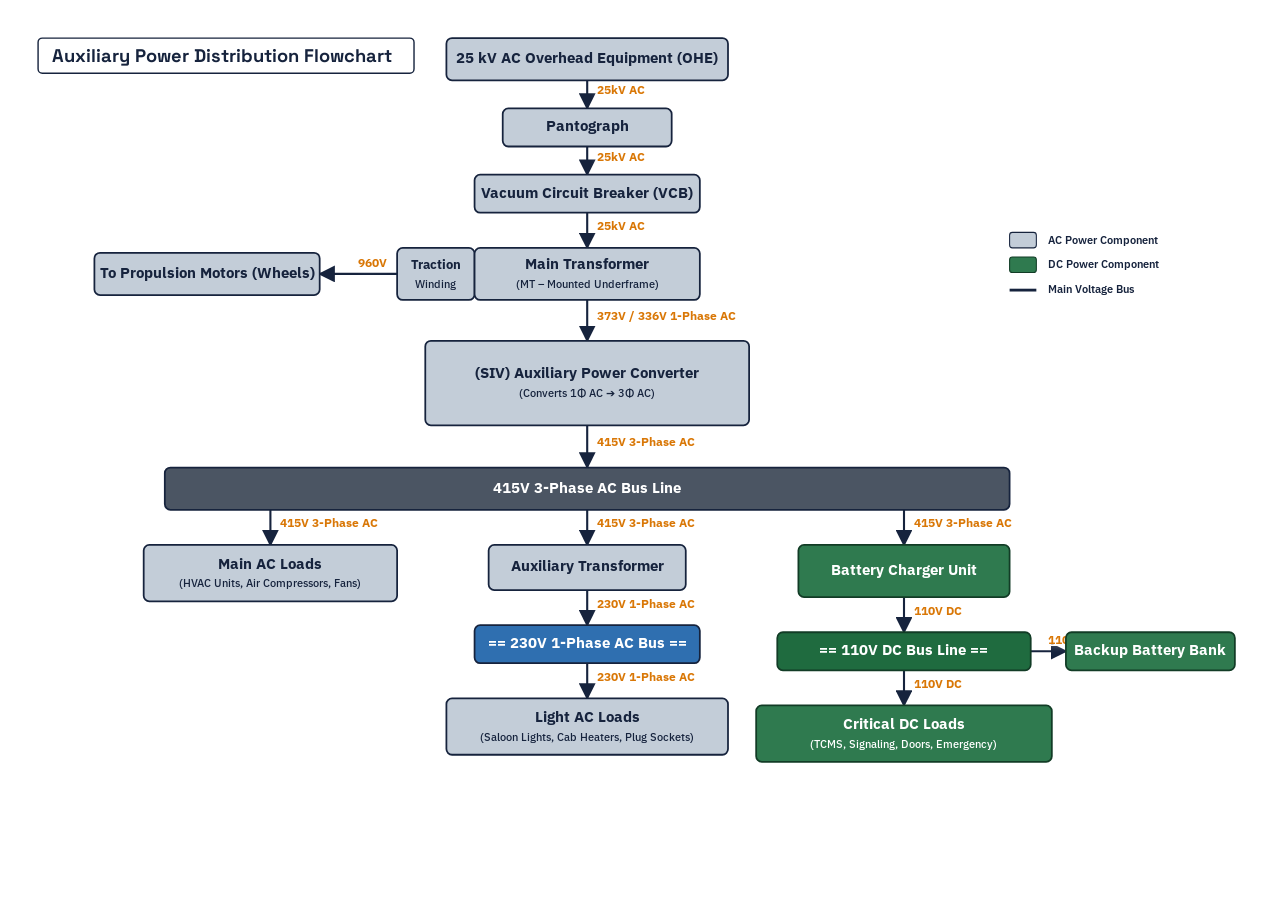
<file: flowchart.html>
<!DOCTYPE html>
<html lang="en">
<head>
<meta charset="UTF-8">
<title>Auxiliary Power System Diagram</title>
<style>
  @import url('https://fonts.googleapis.com/css2?family=Space+Grotesk:wght@500;700&family=IBM+Plex+Sans:wght@400;500;600;700&family=IBM+Plex+Mono:wght@400;500&display=swap');

  :root{
    --navy:#16233d;
    --paper:#ffffff; 
    --ac-fill:#c3cdd8;
    --ac-stroke:#16233d;
    --dc-fill:#2f7a4f;
    --dc-stroke:#123c26;
    --bus-fill:#4b5563;
    --bus230-fill:#2f6fb0;
    --bus110-fill:#1f6b3f;
    --text-dark:#16233d;
    --text-light:#ffffff;
  }

  html,body{
    margin:0;
    padding:0;
    background:var(--paper);
    font-family:'IBM Plex Sans', sans-serif;
  }

  .diagram-wrap{
    max-width: 100%;
    margin: 0 auto;
    padding: 24px;
    display: flex;
    justify-content: center;
  }

  #diagram-svg{
    width: 100%;
    max-width: 1750px;
    height: auto;
    display: block;
    background-color: var(--paper);
  }

  .node-label{
    font-family:'IBM Plex Sans', sans-serif;
    font-weight:700;
    fill:var(--text-dark);
    text-anchor:middle;
    dominant-baseline:middle;
  }
  .node-label.on-dark{ fill:var(--text-light); }
  
  .node-sub{
    font-family:'IBM Plex Sans', sans-serif;
    font-weight:500;
    fill:var(--text-dark);
    text-anchor:middle;
    dominant-baseline:middle;
  }
  .node-sub.on-dark{ fill:var(--text-light); }

  /* =========================================
     NEW: Hover Effect Styles for Edges (Lines)
     ========================================= */
  .edge-group {
    cursor: pointer;
  }

  /* Invisible thick line to make hovering easy */
  .edge-hitbox {
    stroke: transparent;
    stroke-width: 30;
    fill: none;
  }

  /* The visible line */
  .edge-line {
    stroke: var(--navy);
    stroke-width: 3;
    fill: none;
    marker-end: url(#arrow-navy);
    transition: stroke 0.3s ease, stroke-width 0.3s ease, filter 0.3s ease;
  }

  /* When the group is hovered, change the line */
  .edge-group:hover .edge-line {
    stroke: #d97706; /* Highlight Orange */
    stroke-width: 6;
    marker-end: url(#arrow-hover);
    filter: drop-shadow(0px 4px 8px rgba(217, 119, 6, 0.4));
  }

  /* The text label on the line */
  .edge-label {
    font-family:'IBM Plex Sans', sans-serif;
    font-weight:700;
    font-size:17px;
    fill:#d97706; 
    text-shadow: -2px -2px 0 #fff, 2px -2px 0 #fff, -2px 2px 0 #fff, 2px 2px 0 #fff, 0px 0px 8px #fff;
    pointer-events: none; /* Prevents text from blocking the hover trigger */
    transition: all 0.3s ease;
  }

  /* When hovered, make the text pop slightly */
  .edge-group:hover .edge-label {
    font-size: 19px;
    fill: #b45309; /* Darker orange for contrast */
  }

  .title-text{
    font-family:'Space Grotesk', sans-serif;
    font-weight:700;
    fill:var(--navy);
  }
  
  .legend-label{
    font-family:'IBM Plex Sans', sans-serif;
    font-size:16px;
    fill:var(--text-dark);
    font-weight: 600;
  }
</style>
</head>
<body>

<div class="diagram-wrap">
  <svg id="diagram-svg" viewBox="0 0 1750 1150" xmlns="http://www.w3.org/2000/svg">
    <defs>
      <!-- Standard Navy Arrowhead -->
      <marker id="arrow-navy" viewBox="0 0 10 10" refX="9" refY="5" markerWidth="8" markerHeight="8" orient="auto-start-reverse">
        <path d="M0,0 L10,5 L0,10 z" fill="#16233d"/>
      </marker>
      <!-- NEW: Highlighted Orange Arrowhead for Hover State -->
      <marker id="arrow-hover" viewBox="0 0 10 10" refX="9" refY="5" markerWidth="8" markerHeight="8" orient="auto-start-reverse">
        <path d="M0,0 L10,5 L0,10 z" fill="#d97706"/>
      </marker>
    </defs>
    <g id="edges-layer"></g>
    <g id="nodes-layer"></g>
    <g id="legend-layer"></g>
  </svg>
</div>

<script>
const NODES = [
  // Top Central Path
  { id:"ohe",          type:"ac",  x:600, y:20,  w:400, h:60, label:"25 kV AC Overhead Equipment (OHE)" },
  { id:"pantograph",   type:"ac",  x:680, y:120, w:240, h:54, label:"Pantograph" },
  { id:"vcb",          type:"ac",  x:640, y:214, w:320, h:54, label:"Vacuum Circuit Breaker (VCB)" },

  // Transformer & Traction
  { id:"tractionTab",  type:"ac",  x:530, y:318, w:110, h:74, label:"Traction", sub:"Winding" },
  { id:"transformer",  type:"ac",  x:640, y:318, w:320, h:74, label:"Main Transformer", sub:"(MT – Mounted Underframe)" },
  
  // Propulsion goes off to the left
  { id:"propulsion",   type:"ac",  x:100, y:325, w:320, h:60, label:"To Propulsion Motors (Wheels)" },

  // SIV and Main Bus
  { id:"converter",    type:"ac",  x:570, y:450, w:460, h:120, label:"(SIV) Auxiliary Power Converter", sub:"(Converts 1Φ AC ➔ 3Φ AC)" },
  { id:"bus415",       type:"bus", x:200, y:630, w:1200, h:60, label:" 415V 3-Phase AC Bus Line " },

  /* LEFT COLUMN (Center X = 350) */
  { id:"mainACLoads",    type:"ac", x:170, y:740, w:360, h:80, label:"Main AC Loads", sub:"(HVAC Units, Air Compressors, Fans)" },
  
  /* MIDDLE COLUMN (Center X = 800) */
  { id:"auxTransformer", type:"ac",     x:660, y:740, w:280, h:64, label:"Auxiliary Transformer" },
  { id:"bus230",         type:"bus230", x:640, y:854, w:320, h:54, label:"== 230V 1-Phase AC Bus ==" },
  { id:"lightACLoads",   type:"ac",     x:600, y:958, w:400, h:80, label:"Light AC Loads", sub:"(Saloon Lights, Cab Heaters, Plug Sockets)" },

  /* RIGHT COLUMN (Center X = 1250) */
  { id:"chba",            type:"dc",     x:1100, y:740, w:300, h:74, label:"Battery Charger Unit" },
  { id:"bus110",          type:"bus110", x:1070, y:864, w:360, h:54, label:"== 110V DC Bus Line ==" },
  { id:"criticalDCLoads", type:"dc",     x:1040, y:968, w:420, h:80, label:"Critical DC Loads", sub:"(TCMS, Signaling, Doors, Emergency)" },
  
  // Backup Battery attached to the right of the DC Bus
  { id:"backupBattery",   type:"dc",     x:1480, y:864, w:240, h:54, label:"Backup Battery Bank" }
];

const EDGES = [
  { from:"ohe", fromSide:"bottom", to:"pantograph", toSide:"top", label:"25kV AC" },
  { from:"pantograph", fromSide:"bottom", to:"vcb", toSide:"top", label:"25kV AC" },
  { from:"vcb", fromSide:"bottom", to:"transformer", toSide:"top", label:"25kV AC" },
  { from:"tractionTab", fromSide:"left", to:"propulsion", toSide:"right", label:"960V" },
  { from:"transformer", fromSide:"bottom", to:"converter", toSide:"top", label:"373V / 336V 1-Phase AC" },
  { from:"converter", fromSide:"bottom", to:"bus415", toSide:"top", label:"415V 3-Phase AC" },
  { from:"bus415", fromSide:"bottom", to:"mainACLoads", toSide:"top", fromX:350, label:"415V 3-Phase AC" },
  { from:"bus415", fromSide:"bottom", to:"auxTransformer", toSide:"top", fromX:800, label:"415V 3-Phase AC" },
  { from:"bus415", fromSide:"bottom", to:"chba", toSide:"top", fromX:1250, label:"415V 3-Phase AC" },
  { from:"auxTransformer", fromSide:"bottom", to:"bus230", toSide:"top", label:"230V 1-Phase AC" },
  { from:"bus230", fromSide:"bottom", to:"lightACLoads", toSide:"top", label:"230V 1-Phase AC" },
  { from:"chba", fromSide:"bottom", to:"bus110", toSide:"top", label:"110V DC" },
  { from:"bus110", fromSide:"bottom", to:"criticalDCLoads", toSide:"top", fromX:1250, label:"110V DC" },
  { from:"bus110", fromSide:"right", to:"backupBattery", toSide:"left", label:"110V DC" }
];

const TITLE = "Auxiliary Power Distribution Flowchart";

const LEGEND = [
  { type:"ac",  label:"AC Power Component" },
  { type:"dc",  label:"DC Power Component" },
  { type:"line", label:"Main Voltage Bus" }
];

/* ===================== rendering ===================== */
const STYLE = {
  ac:     { fill:"#c3cdd8", stroke:"#16233d", textDark:true },
  dc:     { fill:"#2f7a4f", stroke:"#123c26", textDark:false },
  bus:    { fill:"#4b5563", stroke:"#16233d", textDark:false },
  bus230: { fill:"#2f6fb0", stroke:"#16233d", textDark:false },
  bus110: { fill:"#1f6b3f", stroke:"#123c26", textDark:false }
};

function nodeById(id){ return NODES.find(n => n.id === id); }

function anchorPoint(node, side, fixedX){
  const cx = fixedX !== undefined ? fixedX : node.x + node.w/2;
  const cy = node.y + node.h/2;
  switch(side){
    case "top":    return { x: fixedX !== undefined ? fixedX : node.x + node.w/2, y: node.y };
    case "bottom": return { x: fixedX !== undefined ? fixedX : node.x + node.w/2, y: node.y + node.h };
    case "left":   return { x: node.x, y: cy };
    case "right":  return { x: node.x + node.w, y: cy };
  }
}

function svgEl(tag, attrs){
  const el = document.createElementNS("http://www.w3.org/2000/svg", tag);
  for(const k in attrs) el.setAttribute(k, attrs[k]);
  return el;
}

function renderNodes(){
  const layer = document.getElementById("nodes-layer");
  NODES.forEach(n => {
    const s = STYLE[n.type];
    const rect = svgEl("rect", {
      x:n.x, y:n.y, width:n.w, height:n.h,
      rx:8, ry:8,
      fill:s.fill, stroke:s.stroke, "stroke-width":2.5
    });
    layer.appendChild(rect);

    const cx = n.x + n.w/2;
    const hasSub = !!n.sub;
    const labelY = hasSub ? n.y + n.h/2 - 12 : n.y + n.h/2;

    const label = svgEl("text", {
      x:cx, y:labelY, class:"node-label" + (s.textDark ? "" : " on-dark"),
      "font-size": n.w < 150 ? "18" : "21" 
    });
    label.textContent = n.label;
    layer.appendChild(label);

    if(hasSub){
      const sub = svgEl("text", {
        x:cx, y:n.y + n.h/2 + 16, class:"node-sub" + (s.textDark ? "" : " on-dark"),
        "font-size":"16"
      });
      sub.textContent = n.sub;
      layer.appendChild(sub);
    }
  });
}

function renderEdges(){
  const layer = document.getElementById("edges-layer");
  EDGES.forEach(e => {
    const fromNode = nodeById(e.from);
    const toNode = nodeById(e.to);
    const p1 = anchorPoint(fromNode, e.fromSide, e.fromX);
    const p2 = anchorPoint(toNode, e.toSide, e.toX);

    let d;
    if(p1.x === p2.x || p1.y === p2.y){
      d = `M${p1.x},${p1.y} L${p2.x},${p2.y}`;
    } else {
      const midY = (p1.y + p2.y) / 2;
      d = `M${p1.x},${p1.y} L${p1.x},${midY} L${p2.x},${midY} L${p2.x},${p2.y}`;
    }

    // NEW: Wrap the edge and text in an SVG Group (<g>)
    const group = svgEl("g", { class: "edge-group" });

    // NEW: Invisible thick hitbox to make hovering easier
    const hitbox = svgEl("path", { d, class: "edge-hitbox" });
    group.appendChild(hitbox);

    // The actual visible line
    const path = svgEl("path", { d, class: "edge-line" });
    group.appendChild(path);

    if(e.label){
      const midX = (p1.x + p2.x) / 2;
      const midY = (p1.y + p2.y) / 2;
      
      const xOffset = (p1.x === p2.x && e.fromSide === "bottom") ? 14 : 0; 
      const yOffset = (p1.y === p2.y) ? -10 : 0;

      const text = svgEl("text", {
        x: midX + xOffset, 
        y: midY + yOffset, 
        class:"edge-label"
      });
      text.textContent = e.label;
      group.appendChild(text);
    }
    
    // Add the whole group to the layer
    layer.appendChild(group);
  });
}

function renderTitle(){
  const layer = document.getElementById("nodes-layer");
  const bg = svgEl("rect", {
    x:20, y:20, width: TITLE.length * 13 + 40, height:50, rx:6,
    fill:"#ffffff", stroke:"#16233d", "stroke-width":2
  });
  layer.appendChild(bg);
  const t = svgEl("text", {
    x:40, y:47, class:"title-text", "font-size":"26", "dominant-baseline":"middle"
  });
  t.textContent = TITLE;
  layer.appendChild(t);
}

function renderLegend(){
  const layer = document.getElementById("legend-layer");
  const baseX = 1400, baseY = 300; 
  
  LEGEND.forEach((item, i) => {
    const y = baseY + i * 35;
    if(item.type === "line"){
      layer.appendChild(svgEl("line", { x1:baseX, y1:y+8, x2:baseX+38, y2:y+8, stroke:"#16233d", "stroke-width":4 }));
    } else {
      const s = STYLE[item.type];
      layer.appendChild(svgEl("rect", { x:baseX, y:y-4, width:38, height:22, rx:4, fill:s.fill, stroke:s.stroke, "stroke-width":1.5 }));
    }
    const label = svgEl("text", { x:baseX+54, y:y+12, class:"legend-label" });
    label.textContent = item.label;
    layer.appendChild(label);
  });
}

renderEdges();
renderNodes();
renderTitle();
renderLegend();
</script>

</body>
</html>
</file>
<file: style.css>
/* ==========================================================================
   Modern SaaS / Startup Pitch Deck Design System
   ========================================================================== */

:root {
    /* Color Palette */
    --bg-app: #f7f9fc;
    --bg-deck: #ffffff;
    --text-main: #0a2540;
    --text-muted: #425466;
    --text-faint: #8792a2;
    
    --primary: #635bff;      /* Stripe-like Blurple */
    --primary-hover: #4a44d4;
    --accent: #00d4ff;       /* Vibrant Cyan */
    --accent-red: #ff4757;
    
    --border: #e6ebf1;
    
    /* Shadows */
    --shadow-sm: 0 4px 6px rgba(50, 50, 93, 0.05), 0 1px 3px rgba(0, 0, 0, 0.04);
    --shadow-md: 0 13px 27px -5px rgba(50, 50, 93, 0.1), 0 8px 16px -8px rgba(0, 0, 0, 0.1);
    --shadow-lg: 0 30px 60px -12px rgba(50, 50, 93, 0.15), 0 18px 36px -18px rgba(0, 0, 0, 0.15);
    
    --font-family: 'Manrope', -apple-system, BlinkMacSystemFont, sans-serif;
    --border-radius: 20px;
}

* {
    margin: 0;
    padding: 0;
    box-sizing: border-box;
}

body {
    font-family: var(--font-family);
    background-color: var(--bg-app);
    color: var(--text-main);
    line-height: 1.6;
    height: 100vh;
    display: flex;
    justify-content: center;
    align-items: center;
    overflow: hidden;
    position: relative;
}

/* Background Ambient Shapes */
.bg-shape {
    position: absolute;
    border-radius: 50%;
    filter: blur(100px);
    z-index: 0;
    pointer-events: none;
}
.bg-shape-1 {
    width: 60vw;
    height: 60vw;
    background: rgba(99, 91, 255, 0.15);
    top: -20vw;
    right: -10vw;
}
.bg-shape-2 {
    width: 50vw;
    height: 50vw;
    background: rgba(0, 212, 255, 0.1);
    bottom: -20vw;
    left: -10vw;
}

/* Main App Wrapper */
.app-wrapper, .presentation-container {
    width: 95%;
    max-width: 1600px;
    height: 96vh;
    min-height: 600px;
    position: relative;
    z-index: 10;
    display: flex;
    flex-direction: column;
    margin: auto;
    overflow: hidden;
}

/* Deck Container (The Canvas) */
.deck {
    flex: 1;
    background: var(--bg-deck);
    border-radius: var(--border-radius);
    box-shadow: var(--shadow-lg);
    position: relative;
    overflow: hidden;
    border: 1px solid rgba(255,255,255,0.5);
    cursor: pointer;
}

/* Slides */
.slide {
    position: absolute;
    inset: 0;
    padding: 2rem 2rem;
    opacity: 0;
    visibility: hidden;
    transform: translateY(30px);
    transition: all 0.6s cubic-bezier(0.16, 1, 0.3, 1);
    display: flex;
    flex-direction: column;
    justify-content: center;
}

.slide.active {
    opacity: 1;
    visibility: visible;
    transform: translateY(0);
    z-index: 5;
}

.slide-content {
    max-width: 1400px;
    width: 100%;
    margin: 0 auto;
    overflow-wrap: break-word;
    word-wrap: break-word;
}

/* Typography */
.badge {
    display: inline-block;
    padding: 6px 14px;
    background: rgba(99, 91, 255, 0.1);
    color: var(--primary);
    border-radius: 50px;
    font-size: 0.75rem;
    font-weight: 700;
    letter-spacing: 0.1em;
    text-transform: uppercase;
    margin-bottom: 1.5rem;
}

.hero-title {
    font-size: clamp(3rem, 5vw, 4.5rem);
    font-weight: 800;
    line-height: 1.1;
    letter-spacing: -0.03em;
    margin-bottom: 1.5rem;
}

.gradient-text {
    background: linear-gradient(135deg, var(--primary) 0%, var(--accent) 100%);
    -webkit-background-clip: text;
    -webkit-text-fill-color: transparent;
}

.hero-subtitle {
    font-size: 1.25rem;
    color: var(--text-muted);
    max-width: 700px;
    margin-bottom: 3rem;
    font-weight: 400;
}

.section-title {
    font-size: 2.5rem;
    font-weight: 800;
    letter-spacing: -0.02em;
    margin-bottom: 1rem;
}

.section-subtitle {
    font-size: 1.15rem;
    color: var(--text-muted);
    max-width: 800px;
    margin-bottom: 3rem;
}

.centered {
    text-align: center;
    display: flex;
    flex-direction: column;
    align-items: center;
}
.centered .hero-subtitle { margin-left: auto; margin-right: auto; }

/* Stats Row (Cover) */
.metrics-row {
    display: flex;
    gap: 3rem;
    border-top: 1px solid var(--border);
    padding-top: 2rem;
}

.meta-stat {
    display: flex;
    flex-direction: column;
}

.stat-val {
    font-size: 2rem;
    font-weight: 800;
    color: var(--primary);
    letter-spacing: -0.02em;
}

.stat-lbl {
    font-size: 0.85rem;
    font-weight: 600;
    color: var(--text-faint);
    text-transform: uppercase;
    letter-spacing: 0.05em;
}

/* Glass Cards (Slide 2) */
.cards-layout {
    display: grid;
    grid-template-columns: repeat(3, 1fr);
    gap: 2rem;
}

.glass-card {
    background: #ffffff;
    border: 1px solid var(--border);
    border-radius: 16px;
    padding: 2rem;
    box-shadow: var(--shadow-sm);
    transition: transform 0.3s ease, box-shadow 0.3s ease;
}

.glass-card:hover {
    transform: translateY(-5px);
    box-shadow: var(--shadow-md);
    border-color: rgba(99, 91, 255, 0.2);
}

.card-icon {
    font-size: 2rem;
    margin-bottom: 1rem;
    background: rgba(99, 91, 255, 0.05);
    width: 60px;
    height: 60px;
    display: flex;
    align-items: center;
    justify-content: center;
    border-radius: 12px;
}

.glass-card h3 {
    font-size: 1.25rem;
    margin-bottom: 0.75rem;
}

.glass-card p {
    font-size: 0.95rem;
    color: var(--text-muted);
}

/* Split Layout (Slide 3) */
.split-layout {
    display: grid;
    grid-template-columns: 1fr 1fr;
    gap: 4rem;
    align-items: center;
}

.feature-list {
    list-style: none;
}

.feature-list li {
    margin-bottom: 1.5rem;
    position: relative;
    padding-left: 2rem;
}

.feature-list li::before {
    content: '';
    position: absolute;
    left: 0;
    top: 6px;
    width: 10px;
    height: 10px;
    border-radius: 50%;
    background: var(--primary);
}

.feature-list strong {
    display: block;
    font-size: 1.1rem;
    color: var(--text-main);
    margin-bottom: 0.25rem;
}

.feature-list span {
    font-size: 0.95rem;
    color: var(--text-muted);
}

/* UI Mockup Window */
.mockup-window {
    background: #ffffff;
    border: 1px solid var(--border);
    border-radius: 12px;
    box-shadow: var(--shadow-md);
    overflow: hidden;
}

.mockup-header {
    background: #f7f9fc;
    padding: 10px 15px;
    display: flex;
    gap: 8px;
    border-bottom: 1px solid var(--border);
}

.mockup-header .dot {
    width: 10px;
    height: 10px;
    border-radius: 50%;
}
.dot.red { background: #ff5f56; }
.dot.yellow { background: #ffbd2e; }
.dot.green { background: #27c93f; }

.mockup-body {
    display: flex;
    height: 300px;
}

.mock-sidebar {
    width: 80px;
    background: #fcfcfd;
    border-right: 1px solid var(--border);
}

.mock-content {
    flex: 1;
    padding: 20px;
    display: flex;
    flex-direction: column;
    gap: 15px;
}

.mock-graph {
    flex: 1;
    background: linear-gradient(180deg, rgba(99, 91, 255, 0.1) 0%, rgba(255,255,255,0) 100%);
    border-radius: 8px;
    border: 1px dashed var(--border);
}

.mock-row {
    display: flex;
    gap: 15px;
    height: 60px;
}

.mock-box {
    flex: 1;
    background: #fcfcfd;
    border: 1px solid var(--border);
    border-radius: 8px;
}

/* Traction Grid (Slide 4) */
.traction-grid {
    display: grid;
    grid-template-columns: repeat(2, 1fr);
    gap: 2rem;
}

.traction-stat {
    padding: 2rem;
    background: #fcfcfd;
    border-radius: 16px;
    border: 1px solid var(--border);
}

.traction-stat h4 {
    font-size: 0.9rem;
    text-transform: uppercase;
    letter-spacing: 0.05em;
    color: var(--text-faint);
    margin-bottom: 0.5rem;
}

.traction-stat .number {
    font-size: 3.5rem;
    font-weight: 800;
    color: var(--text-main);
    line-height: 1;
    margin-bottom: 0.5rem;
    letter-spacing: -0.03em;
}

.traction-stat .trend {
    font-size: 0.9rem;
    font-weight: 500;
    color: var(--text-muted);
}

.traction-stat .trend.positive {
    color: #10b981;
}

/* Buttons */
.primary-button {
    background: var(--primary);
    color: white;
    border: none;
    padding: 16px 32px;
    font-size: 1rem;
    font-weight: 600;
    border-radius: 50px;
    cursor: pointer;
    box-shadow: 0 4px 14px 0 rgba(99, 91, 255, 0.39);
    transition: all 0.2s ease;
    margin-bottom: 2rem;
}

.primary-button:hover {
    background: var(--primary-hover);
    transform: translateY(-2px);
    box-shadow: 0 6px 20px rgba(99, 91, 255, 0.4);
}

.footer-links {
    font-size: 0.85rem;
    color: var(--text-faint);
    font-weight: 500;
}

/* Responsive */
@media (max-width: 1024px) {
    .cards-layout, .split-layout { grid-template-columns: 1fr; gap: 2rem; }
    .app-wrapper, .presentation-container { height: 95vh; padding: 0 1rem; }
    .slide { padding: 2rem; }
}

@media (max-width: 768px) {
    .app-wrapper, .presentation-container { 
        width: 92%;
        height: 92vh; 
        min-height: 80vh; 
    }
    .traction-grid { grid-template-columns: 1fr; }
    .hero-title { font-size: 2rem; } 
    .metrics-row { flex-direction: column; gap: 1.5rem; }
    .slide { padding: 1.5rem; } 
}

/* ==========================================================================
   Train Braking System Custom Styles (BCU, LSB, EB, PB)
   ========================================================================== */

/* 1. BCU Component Badges */
.bcu-badge {
    display: inline-block;
    background-color: #f1f5f9;
    border: 1px solid #cbd5e1;
    color: #0f172a;
    font-weight: 700;
    font-family: monospace;
    padding: 2px 6px;
    border-radius: 4px;
    margin-right: 6px;
    font-size: 1rem;
}
.bcu-group {
    margin-bottom: 0.8rem;
    padding-bottom: 0.8rem;
    border-bottom: 1px dashed #e2e8f0;
}
.bcu-group:last-child {
    border-bottom: none;
    margin-bottom: 0;
    padding-bottom: 0;
}

/* 2. Standard Flow Timeline (Service & Emergency) */
.flow-step {
    position: relative;
    padding-left: 2rem;
    padding-bottom: 1.2rem; 
    border-left: 4px solid #e2e8f0;
    margin-left: 12px; 
}
.flow-step::before {
    content: '';
    position: absolute;
    left: -14px; 
    top: 0px;    
    width: 16px;
    height: 16px;
    border-radius: 50%;
    background-color: #ffffff;
    border: 4px solid;
    box-sizing: content-box; 
}
.flow-step:last-child {
    border-left-color: transparent;
    padding-bottom: 0;
}

/* 3. Compact Flow Timeline (Parking Brake) */
.pb-flow-step {
    position: relative;
    padding-left: 2rem;
    padding-bottom: 0.8rem; 
    border-left: 4px solid #e2e8f0;
    margin-left: 12px; 
}
.pb-flow-step::before {
    content: '';
    position: absolute;
    left: -14px; 
    top: 0px;    
    width: 16px;
    height: 16px;
    border-radius: 50%;
    background-color: #ffffff;
    border: 4px solid;
    box-sizing: content-box; 
}
.pb-flow-step:last-child {
    border-left-color: transparent;
    padding-bottom: 0;
}

/* 4. Sequence Color Classes */
/* Service Brake */
.step-blue::before { border-color: #2563eb; }
.step-green::before { border-color: #16a34a; }
.step-purple::before { border-color: #9333ea; }
.step-red::before { border-color: #dc2626; }

/* Emergency Brake */
.step-eb-trigger::before { border-color: #64748b; }
.step-eb-air::before { border-color: #2563eb; }
.step-eb-purple::before { border-color: #9333ea; }
.step-eb-yellow::before { border-color: #eab308; }
.step-eb-output::before { border-color: #dc2626; }

/* Parking Brake */
.step-pb-mr::before { border-color: #0ea5e9; }      
.step-pb-release::before { border-color: #2563eb; } 
.step-pb-apply::before { border-color: #dc2626; }   
.step-pb-sensor::before { border-color: #64748b; }

/* ==========================================================================
   Cursor Highlight / Mouse Halo Effect
   ========================================================================== */
.cursor-halo {
    position: fixed;
    top: 0;
    left: 0;
    width: 100vw;
    height: 100vh;
    pointer-events: none; 
    z-index: 99999; 
    
    background: radial-gradient(
        circle 50px at var(--mouse-x, -100px) var(--mouse-y, -100px),
        rgba(255, 255, 0, 0.4), 
        transparent 100%
    );
    
    opacity: 0;
    transition: opacity 0.2s ease;
}

body:hover .cursor-halo {
    opacity: 1;
}

/* Slide Counter Styles */
.slide-counter {
    position: absolute;
    bottom: 16px;
    right: 24px;
    color: var(--text-faint); 
    font-size: 0.7rem; 
    font-weight: 500;
    z-index: 100;
    pointer-events: none; 
}
</file>
